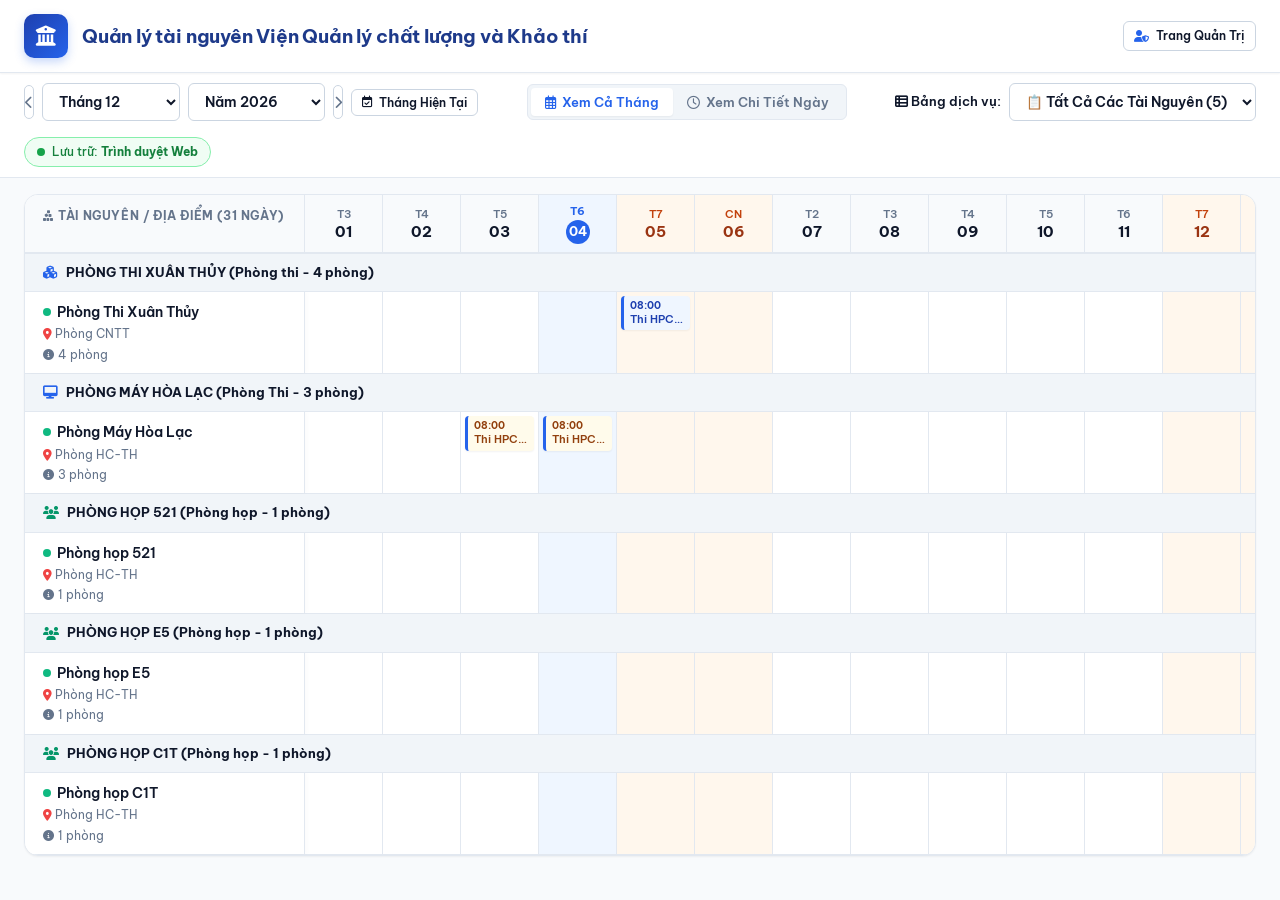
<file: index.html>
<!DOCTYPE html>
<html lang="vi">
<head>
    <meta charset="UTF-8">
    <meta name="viewport" content="width=device-width, initial-scale=1.0">
    <title>Quản lý tài nguyên Viện Quản lý chất lượng và Khảo thí</title>

    <!-- Google Fonts: Be Vietnam Pro -->
    <link rel="preconnect" href="https://fonts.googleapis.com">
    <link rel="preconnect" href="https://fonts.gstatic.com" crossorigin>
    <link href="https://fonts.googleapis.com/css2?family=Be+Vietnam+Pro:ital,wght@0,300;0,400;0,500;0,600;0,700;0,800;1,400&display=swap" rel="stylesheet">

    <!-- Font Awesome Icons 6.5 -->
    <link rel="stylesheet" href="https://cdnjs.cloudflare.com/ajax/libs/font-awesome/6.5.2/css/all.min.css">

    <!-- Custom Stylesheet -->
    <link rel="stylesheet" href="style.css">
</head>
<body>

    <!-- ================= APP HEADER ================= -->
    <header class="app-header">
        <div class="header-container" style="justify-content: space-between;">
            <div class="brand-section">
                <div class="logo-badge">
                    <i class="fa-solid fa-building-columns"></i>
                </div>
                <div>
                    <h1 class="brand-title">Quản lý tài nguyên Viện Quản lý chất lượng và Khảo thí</h1>
                </div>
            </div>
            <div class="header-actions" style="display: flex; align-items: center; gap: 10px;">
                <a href="admin.html" class="btn btn-secondary btn-sm" style="display: inline-flex; align-items: center; gap: 7px; font-weight: 600;">
                    <i class="fa-solid fa-user-shield" style="color: #2563eb;"></i> Trang Quản Trị
                </a>
            </div>
        </div>
    </header>

    <!-- ================= SUB-TOOLBAR ================= -->
    <section class="sub-toolbar">
        <div class="toolbar-container">
            <!-- 1. Bộ điều hướng Lịch 12 Tháng & Ngày -->
            <div class="date-navigator">
                <button class="btn-nav" onclick="navigateMonth(-1)" title="Tháng trước">
                    <i class="fa-solid fa-chevron-left"></i>
                </button>
                
                <!-- Chọn 12 Tháng -->
                <select id="monthSelector" class="form-control select-compact" onchange="onMonthChange(this.value)">
                    <option value="0">Tháng 1</option>
                    <option value="1">Tháng 2</option>
                    <option value="2">Tháng 3</option>
                    <option value="3">Tháng 4</option>
                    <option value="4">Tháng 5</option>
                    <option value="5">Tháng 6</option>
                    <option value="6">Tháng 7</option>
                    <option value="7">Tháng 8</option>
                    <option value="8">Tháng 9</option>
                    <option value="9">Tháng 10</option>
                    <option value="10">Tháng 11</option>
                    <option value="11">Tháng 12</option>
                </select>

                <!-- Chọn Năm -->
                <select id="yearSelector" class="form-control select-compact" onchange="onYearChange(this.value)">
                    <option value="2025">Năm 2025</option>
                    <option value="2026">Năm 2026</option>
                    <option value="2027">Năm 2027</option>
                    <option value="2028">Năm 2028</option>
                </select>

                <button class="btn-nav" onclick="navigateMonth(1)" title="Tháng tiếp theo">
                    <i class="fa-solid fa-chevron-right"></i>
                </button>

                <button class="btn btn-secondary btn-sm" onclick="goToCurrentMonth()">
                    <i class="fa-regular fa-calendar-check"></i> Tháng Hiện Tại
                </button>
            </div>

            <!-- 2. Chọn Chế Độ Xem (Cả Tháng vs Chi Tiết Ngày) -->
            <div class="view-mode-toggle">
                <button id="btnViewMonth" class="view-btn active" onclick="switchViewMode('MONTH')">
                    <i class="fa-regular fa-calendar-days"></i> Xem Cả Tháng
                </button>
                <button id="btnViewDay" class="view-btn" onclick="switchViewMode('DAY')">
                    <i class="fa-regular fa-clock"></i> Xem Chi Tiết Ngày
                </button>
            </div>

            <!-- 3. Chọn Hiển Thị Theo Bảng Dịch Vụ -->
            <div class="service-table-selector">
                <label for="serviceTableSelect" class="selector-label">
                    <i class="fa-solid fa-table-list"></i> Bảng dịch vụ:
                </label>
                <select id="serviceTableSelect" class="form-control select-service" onchange="onServiceTableChange(this.value)">
                    <option value="ALL">📋 Tất Cả Các Dịch Vụ</option>
                    <!-- Render tự động các bảng dịch vụ -->
                </select>
            </div>

            <!-- 4. Huy hiệu trạng thái Tự động cập nhật -->
            <div class="auto-save-pill" id="autoSavePill" title="Dữ liệu hiển thị tự động cập nhật thời gian thực từ trang quản trị">
                <span class="pulse-dot"></span>
                <span>Dữ liệu: <b>Thời gian thực</b></span>
            </div>
        </div>
    </section>

    <!-- ================= MAIN CONTENT ================= -->
    <main class="main-container">
        <!-- Banner thông tin bảng dịch vụ đang chọn -->
        <div id="activeServiceInfoBanner" class="service-banner" style="display: none;">
            <!-- Render từ JS -->
        </div>

        <!-- Timeline / Calendar Scheduler Container -->
        <div class="scheduler-card">
            <div class="scheduler-wrapper" id="schedulerWrapper">
                <div class="timeline-table" id="timelineTable">
                    <!-- Hàng Tiêu Đề Cột (Ngày trong tháng hoặc Giờ trong ngày) -->
                    <div class="timeline-header-row" id="timelineHeaderRow">
                        <div class="resource-header-cell" id="resourceHeaderTitle">
                            <i class="fa-solid fa-cubes-stacked"></i> TÀI NGUYÊN / ĐỊA ĐIỂM
                        </div>
                        <div class="columns-track" id="columnsTrack">
                            <!-- Render tự động 30/31 ngày trong tháng hoặc các giờ -->
                        </div>
                    </div>

                    <!-- Thân Lịch Đa Tài Nguyên / Theo Bảng Dịch Vụ -->
                    <div id="timelineBody">
                        <!-- Render các bảng dịch vụ và tài nguyên từ app.js -->
                    </div>
                </div>
            </div>
        </div>
    </main>

    <!-- ================= MODAL: CHI TIẾT LỊCH ================= -->
    <div class="modal-backdrop" id="bookingDetailModal">
        <div class="modal-card">
            <div class="modal-header">
                <div class="modal-title">
                    <i class="fa-solid fa-circle-info" style="color: #2563eb;"></i> Thông Tin Lịch Sử Dụng
                </div>
                <button class="btn-close" onclick="closeModal('bookingDetailModal')">&times;</button>
            </div>
            <div class="modal-body" id="bookingDetailContent"></div>
            <div class="modal-footer" id="detailModalActions"></div>
        </div>
    </div>

    <!-- Container Toast thông báo -->
    <div class="toast-container" id="toastContainer"></div>

    <!-- Scripts -->
    <script src="sheet_data.js"></script>
    <script src="data.js"></script>
    <script src="app.js"></script>
</body>
</html>
</file>
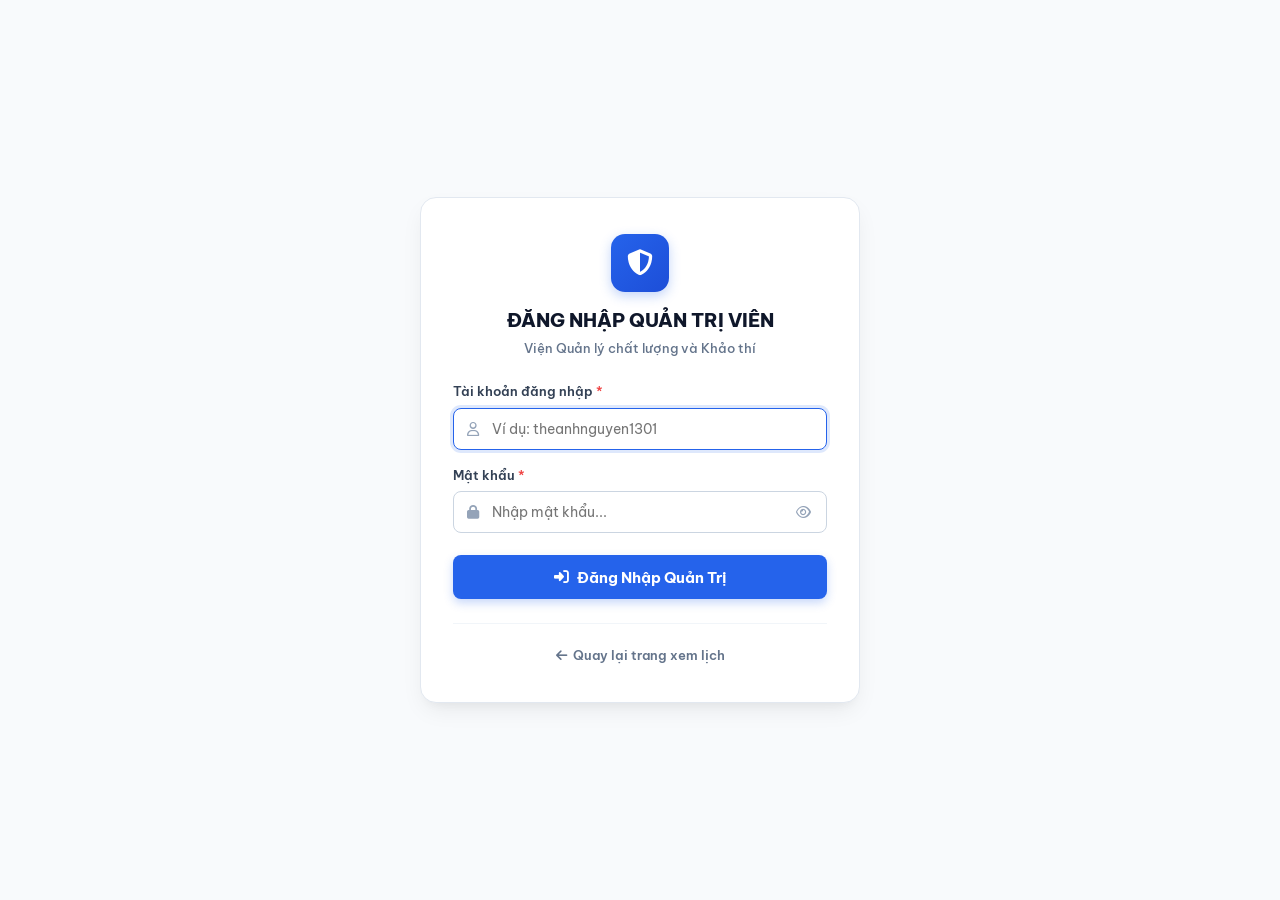
<file: admin.html>
<!DOCTYPE html>
<html lang="vi">
<head>
    <meta charset="UTF-8">
    <meta name="viewport" content="width=device-width, initial-scale=1.0">
    <title>Quản trị tài nguyên Viện Quản lý chất lượng và Khảo thí</title>

    <!-- Google Fonts: Be Vietnam Pro -->
    <link rel="preconnect" href="https://fonts.googleapis.com">
    <link rel="preconnect" href="https://fonts.gstatic.com" crossorigin>
    <link href="https://fonts.googleapis.com/css2?family=Be+Vietnam+Pro:ital,wght@0,300;0,400;0,500;0,600;0,700;0,800;1,400&display=swap" rel="stylesheet">

    <!-- Font Awesome Icons 6.5 -->
    <link rel="stylesheet" href="https://cdnjs.cloudflare.com/ajax/libs/font-awesome/6.5.2/css/all.min.css">

    <!-- Stylesheets -->
    <link rel="stylesheet" href="style.css">
    <style>
        .admin-nav-tabs {
            display: flex;
            gap: 12px;
            border-bottom: 2px solid var(--border);
            margin-bottom: 24px;
            flex-wrap: wrap;
        }
        .admin-tab-btn {
            padding: 12px 18px;
            font-size: 13.5px;
            font-weight: 600;
            color: var(--text-muted);
            border: none;
            background: transparent;
            cursor: pointer;
            border-bottom: 2px solid transparent;
            margin-bottom: -2px;
            display: flex;
            align-items: center;
            gap: 8px;
            transition: all 0.15s ease;
            font-family: inherit;
        }
        .admin-tab-btn:hover {
            color: var(--primary);
        }
        .admin-tab-btn.active {
            color: var(--primary);
            border-bottom-color: var(--primary);
            font-weight: 700;
        }
        .admin-table {
            width: 100%;
            border-collapse: collapse;
            background: white;
            border-radius: var(--radius-md);
            overflow: hidden;
            box-shadow: var(--shadow-sm);
            border: 1px solid var(--border);
        }
        .admin-table th {
            background: #f8fafc;
            padding: 12px 16px;
            font-size: 12px;
            font-weight: 700;
            text-transform: uppercase;
            color: var(--text-muted);
            text-align: left;
            border-bottom: 1px solid var(--border);
        }
        .admin-table td {
            padding: 12px 16px;
            font-size: 13.5px;
            border-bottom: 1px solid var(--border);
            vertical-align: middle;
        }
        .admin-table tr:hover {
            background: #fafafa;
        }
        .sheet-card {
            background: #ffffff;
            border: 1px solid var(--border);
            border-radius: var(--radius-md);
            padding: 18px;
            display: flex;
            align-items: center;
            justify-content: space-between;
            box-shadow: var(--shadow-sm);
        }
        .sheet-grid {
            display: grid;
            grid-template-columns: repeat(auto-fit, minmax(280px, 1fr));
            gap: 16px;
            margin-bottom: 24px;
        }
        .btn-icon {
            width: 32px;
            height: 32px;
            padding: 0;
            display: inline-flex;
            align-items: center;
            justify-content: center;
            border-radius: 6px;
            font-size: 13px;
            cursor: pointer;
        }
    </style>
</head>
<body>

    <!-- ================= ADMIN LOGIN CONTAINER ================= -->
    <div id="adminLoginSection" style="min-height: 100vh; display: flex; align-items: center; justify-content: center; background: #f8fafc; padding: 24px;">
        <div style="background: #ffffff; border: 1px solid #e2e8f0; border-radius: 16px; box-shadow: 0 10px 25px -5px rgba(0, 0, 0, 0.08), 0 8px 10px -6px rgba(0, 0, 0, 0.04); width: 100%; max-width: 440px; padding: 36px 32px;">
            <div style="text-align: center; margin-bottom: 24px;">
                <div style="width: 58px; height: 58px; background: linear-gradient(135deg, #2563eb, #1d4ed8); border-radius: 14px; display: inline-flex; align-items: center; justify-content: center; color: #fff; font-size: 26px; margin-bottom: 14px; box-shadow: 0 4px 12px rgba(37, 99, 235, 0.28);">
                    <i class="fa-solid fa-shield-halved"></i>
                </div>
                <h1 style="font-size: 19px; font-weight: 800; color: #0f172a; margin-bottom: 4px;">ĐĂNG NHẬP QUẢN TRỊ VIÊN</h1>
                <p style="font-size: 13px; color: #64748b; font-weight: 500;">Viện Quản lý chất lượng và Khảo thí</p>
            </div>

            <!-- Thông báo lỗi đăng nhập -->
            <div id="loginErrorMessage" style="display: none; background: #fef2f2; border: 1px solid #fecaca; color: #b91c1c; border-radius: 8px; padding: 10px 14px; font-size: 13px; font-weight: 600; margin-bottom: 18px; align-items: center; gap: 8px;">
                <i class="fa-solid fa-triangle-exclamation"></i>
                <span id="loginErrorText"></span>
            </div>

            <!-- Form đăng nhập -->
            <form id="adminLoginForm" onsubmit="handleAdminLogin(event)">
                <div class="form-group" style="margin-bottom: 16px;">
                    <label class="form-label" style="font-weight: 600; font-size: 13px; color: #334155; margin-bottom: 6px;">Tài khoản đăng nhập <span style="color: #ef4444;">*</span></label>
                    <div style="position: relative;">
                        <i class="fa-regular fa-user" style="position: absolute; left: 14px; top: 50%; transform: translateY(-50%); color: #94a3b8; font-size: 14px;"></i>
                        <input type="text" id="loginEmail" class="form-control" placeholder="Ví dụ: theanhnguyen1301" style="padding-left: 38px; height: 42px; border-radius: 8px;" required autofocus>
                    </div>
                </div>

                <div class="form-group" style="margin-bottom: 22px;">
                    <label class="form-label" style="font-weight: 600; font-size: 13px; color: #334155; margin-bottom: 6px;">Mật khẩu <span style="color: #ef4444;">*</span></label>
                    <div style="position: relative;">
                        <i class="fa-solid fa-lock" style="position: absolute; left: 14px; top: 50%; transform: translateY(-50%); color: #94a3b8; font-size: 14px;"></i>
                        <input type="password" id="loginPassword" class="form-control" placeholder="Nhập mật khẩu..." style="padding-left: 38px; padding-right: 40px; height: 42px; border-radius: 8px;" required>
                        <button type="button" onclick="togglePasswordVisibility('loginPassword', 'eyeIconLogin')" style="position: absolute; right: 12px; top: 50%; transform: translateY(-50%); background: none; border: none; color: #94a3b8; cursor: pointer; padding: 4px;">
                            <i id="eyeIconLogin" class="fa-regular fa-eye"></i>
                        </button>
                    </div>
                </div>

                <button type="submit" class="btn btn-primary" style="width: 100%; height: 44px; font-size: 14.5px; font-weight: 700; border-radius: 8px; display: flex; align-items: center; justify-content: center; gap: 8px; box-shadow: 0 4px 10px rgba(37, 99, 235, 0.25);">
                    <i class="fa-solid fa-right-to-bracket"></i> Đăng Nhập Quản Trị
                </button>
            </form>

            <div style="margin-top: 24px; text-align: center; border-top: 1px solid #f1f5f9; padding-top: 18px;">
                <a href="index.html" style="font-size: 13px; color: #64748b; text-decoration: none; font-weight: 600; display: inline-flex; align-items: center; gap: 6px;">
                    <i class="fa-solid fa-arrow-left"></i> Quay lại trang xem lịch
                </a>
            </div>
        </div>
    </div>

    <!-- ================= ADMIN MAIN PORTAL ================= -->
    <div id="adminPortal" style="display: none;">
        <!-- Header -->
        <header class="app-header">
            <div class="header-container" style="justify-content: space-between; flex-wrap: wrap; gap: 12px;">
                <div class="brand-section">
                    <a href="index.html" class="btn btn-secondary" style="padding: 6px 12px;" onclick="DataService.logout()">
                        <i class="fa-solid fa-arrow-left"></i> Về Xem Lịch
                    </a>
                    <div>
                        <h1 class="brand-title" style="font-size: 16px;">QUẢN TRỊ TÀI NGUYÊN - VIỆN QUẢN LÝ CHẤT LƯỢNG VÀ KHẢO THÍ</h1>
                    </div>
                </div>
                <div class="header-actions" style="display:flex; align-items:center; gap:10px; flex-wrap: wrap;">
                    <!-- Huy hiệu trạng thái Tự động lưu tức thì -->
                    <div class="auto-save-pill" id="autoSavePill" title="Mọi thao tác quản trị đều được máy chủ tự động ghi tức thì vào tệp sheet_data.js">
                        <span class="pulse-dot"></span>
                        <span>Tự động lưu: <b>sheet_data.js</b></span>
                    </div>

                    <!-- Thông tin Admin đang đăng nhập -->
                    <div style="display: flex; align-items: center; gap: 8px; background: #f1f5f9; border: 1px solid #cbd5e1; padding: 4px 12px; border-radius: 20px; font-size: 12.5px;">
                        <i class="fa-solid fa-circle-user" style="color: #2563eb; font-size: 15px;"></i>
                        <span id="currentAdminName" style="font-weight: 700; color: #1e293b;">-</span>
                        <span id="currentAdminRoleBadge" style="background: #2563eb; color: #fff; font-size: 10px; font-weight: 800; padding: 2px 8px; border-radius: 12px; letter-spacing: 0.5px;">ADMIN</span>
                    </div>

                    <!-- Nút Đổi Mật Khẩu -->
                    <button class="btn btn-secondary btn-sm" onclick="openChangePasswordModal()" title="Đổi mật khẩu tài khoản quản trị">
                        <i class="fa-solid fa-key" style="color: #f59e0b;"></i> Đổi Mật Khẩu
                    </button>

                    <!-- Nút Đồng Bộ Làm Mới Bảng Sheet -->
                    <button class="btn btn-secondary btn-sm" onclick="safeSyncData()" title="Làm mới lại dữ liệu từ bộ nhớ/sheet mà không làm mất dữ liệu mới">
                        <i class="fa-solid fa-arrows-rotate" style="color: #2563eb;"></i> Đồng Bộ Sheet
                    </button>

                    <!-- Nút Đăng Xuất -->
                    <button class="btn btn-secondary btn-sm" onclick="handleLogout()" title="Đăng xuất khỏi trang quản trị" style="color: #ef4444;">
                        <i class="fa-solid fa-right-from-bracket"></i> Đăng Xuất
                    </button>
                </div>
            </div>
        </header>

        <!-- Main Container -->
        <main class="main-container">
        <!-- Navigation Tabs -->
        <div class="admin-nav-tabs">
            <button class="admin-tab-btn active" id="navTabResources" onclick="switchAdminTab('tabResources')">
                <i class="fa-solid fa-calendar-check"></i> Quản lý lịch dùng
            </button>
            <button class="admin-tab-btn" id="navTabCategories" onclick="switchAdminTab('tabCategories')">
                <i class="fa-solid fa-cubes-stacked"></i> Danh mục tài nguyên
            </button>
            <button class="admin-tab-btn" id="navTabWhitelist" onclick="switchAdminTab('tabWhitelist')">
                <i class="fa-solid fa-users-gear"></i> Tài khoản
            </button>
            <button class="admin-tab-btn" id="navTabApprovals" onclick="switchAdminTab('tabApprovals')">
                <i class="fa-solid fa-clock-rotate-left"></i> Phê duyệt <span id="pendingBadge" style="background:#ef4444; color:white; font-size:10px; padding:2px 6px; border-radius:10px;">0</span>
            </button>
            <button class="admin-tab-btn" id="navTabSheets" onclick="switchAdminTab('tabSheets')">
                <i class="fa-solid fa-table" style="color: #059669;"></i> Quản Lý Bảng Sheet & Lưu Trữ
            </button>
        </div>

        <!-- ================= TAB 1: QUẢN LÝ TÀI NGUYÊN ================= -->
        <div id="tabResources" class="admin-tab-pane">
            <div style="display: flex; justify-content: flex-end; align-items: center; margin-bottom: 16px;">
                <button class="btn btn-primary" id="btnOpenAddBooking" onclick="openAddBookingModal()">
                    <i class="fa-solid fa-plus"></i> Thêm Lịch Dùng Mới
                </button>
            </div>

            <table class="admin-table">
                <thead>
                    <tr>
                        <th>Mục đích sử dụng</th>
                        <th>Tài nguyên sử dụng</th>
                        <th>Người phụ trách</th>
                        <th>Phòng ban / Đơn vị</th>
                        <th>Ngày sử dụng</th>
                        <th>Khung giờ sử dụng</th>
                        <th>Trạng thái lịch dùng</th>
                        <th>Ghi chú</th>
                        <th style="text-align: right;">Hành động</th>
                    </tr>
                </thead>
                <tbody id="bookingsTableBody"></tbody>
            </table>
        </div>

        <!-- ================= TAB 2: TÀI NGUYÊN ================= -->
        <div id="tabCategories" class="admin-tab-pane" style="display: none;">
            <div style="display: flex; justify-content: flex-end; align-items: center; margin-bottom: 16px;">
                <button class="btn btn-primary" id="btnOpenAddCategory" onclick="openAddCategoryModal()">
                    <i class="fa-solid fa-plus"></i> Thêm Tài Nguyên Mới
                </button>
            </div>
            
            <table class="admin-table">
                <thead>
                    <tr>
                        <th>Tài nguyên</th>
                        <th>Danh mục tài nguyên</th>
                        <th>Số lượng</th>
                        <th>Phòng phụ trách</th>
                        <th>Mô tả</th>
                        <th style="text-align: right;">Hành Động</th>
                    </tr>
                </thead>
                <tbody id="categoriesTableBody"></tbody>
            </table>
        </div>

        <!-- ================= TAB 3: TÀI KHOẢN ================= -->
        <div id="tabWhitelist" class="admin-tab-pane" style="display: none;">
            <div style="display: flex; justify-content: space-between; align-items: center; margin-bottom: 16px;">
                <div>
                    <h2 style="font-size: 16px; font-weight: 700;">Danh Sách Tài Khoản & Phân Quyền</h2>
                    <p style="font-size: 12.5px; color: #64748b;">Quản lý tài khoản email và mật khẩu của cán bộ được phép sử dụng hệ thống</p>
                </div>
                <button class="btn btn-primary" onclick="openAddWhitelistModal()">
                    <i class="fa-solid fa-user-plus"></i> Thêm Tài Khoản Mới
                </button>
            </div>

            <table class="admin-table">
                <thead>
                    <tr>
                        <th>Địa Chỉ Email (Tên đăng nhập)</th>
                        <th>Họ Và Tên</th>
                        <th>Phòng Ban / Đơn Vị</th>
                        <th>Vai Trò (Role)</th>
                        <th>Mật Khẩu</th>
                        <th style="text-align: right;">Hành Động</th>
                    </tr>
                </thead>
                <tbody id="whitelistTableBody"></tbody>
            </table>
        </div>

        <!-- ================= TAB 4: PHÊ DUYỆT ================= -->
        <div id="tabApprovals" class="admin-tab-pane" style="display: none;">
            <div style="margin-bottom: 16px;">
                <h2 style="font-size: 16px; font-weight: 700;">Phê Duyệt Yêu Cầu Đặt Lịch</h2>
                <p style="font-size: 12.5px; color: #64748b;">Xem và phê duyệt các yêu cầu sử dụng tài nguyên (Phòng máy, Phòng họp, Xe công vụ...)</p>
            </div>

            <table class="admin-table">
                <thead>
                    <tr>
                        <th>Nội Dung Yêu Cầu</th>
                        <th>Tài Nguyên</th>
                        <th>Thời Gian Đặt</th>
                        <th>Người Đặt</th>
                        <th>Chi Tiết Kèm Theo</th>
                        <th style="text-align: right;">Hành Động</th>
                    </tr>
                </thead>
                <tbody id="approvalsTableBody"></tbody>
            </table>
        </div>

        <!-- ================= TAB 5: QUẢN LÝ BẢNG SHEET & LƯU TRỮ (MỚI) ================= -->
        <div id="tabSheets" class="admin-tab-pane" style="display: none;">
            <div style="margin-bottom: 20px;">
                <h2 style="font-size: 16px; font-weight: 700; color: #059669;">
                    <i class="fa-solid fa-table"></i> Quản Lý Dữ Liệu Bảng Sheet & Lưu Trữ Vĩnh Viễn
                </h2>
                <p style="font-size: 12.5px; color: #64748b;">
                    Mọi dữ liệu (tài khoản, dịch vụ, tài nguyên, lịch đặt) đều được lưu trữ theo cấu trúc bảng Sheet. Khi làm mới (reset/reload), dữ liệu mới của bạn <b>KHÔNG BAO GIỜ BỊ MẤT</b>.
                </p>
            </div>

            <!-- Grid 4 Bảng Sheet -->
            <div class="sheet-grid">
                <!-- Sheet 1: Tài khoản -->
                <div class="sheet-card">
                    <div>
                        <div style="font-size:14px; font-weight:700; color:#1e3a8a;">
                            <i class="fa-solid fa-users" style="color: #2563eb;"></i> Sheet 1: TaiKhoan_Whitelist
                        </div>
                        <div style="font-size:12px; color:#64748b; margin-top:4px;">
                            Số lượng: <b id="countWhitelist">0</b> tài khoản
                        </div>
                    </div>
                    <button class="btn btn-secondary btn-sm" onclick="exportSheetCsv('whitelist')">
                        <i class="fa-solid fa-file-csv" style="color:#059669;"></i> Tải CSV
                    </button>
                </div>

                <!-- Sheet 2: Dịch vụ -->
                <div class="sheet-card">
                    <div>
                        <div style="font-size:14px; font-weight:700; color:#1e3a8a;">
                            <i class="fa-solid fa-layer-group" style="color: #7c3aed;"></i> Sheet 2: DichVu_Categories
                        </div>
                        <div style="font-size:12px; color:#64748b; margin-top:4px;">
                            Số lượng: <b id="countCategories">0</b> dịch vụ
                        </div>
                    </div>
                    <button class="btn btn-secondary btn-sm" onclick="exportSheetCsv('categories')">
                        <i class="fa-solid fa-file-csv" style="color:#059669;"></i> Tải CSV
                    </button>
                </div>

                <!-- Sheet 3: Tài nguyên -->
                <div class="sheet-card">
                    <div>
                        <div style="font-size:14px; font-weight:700; color:#1e3a8a;">
                            <i class="fa-solid fa-cubes-stacked" style="color: #059669;"></i> Sheet 3: TaiNguyen_Resources
                        </div>
                        <div style="font-size:12px; color:#64748b; margin-top:4px;">
                            Số lượng: <b id="countResources">0</b> tài nguyên
                        </div>
                    </div>
                    <button class="btn btn-secondary btn-sm" onclick="exportSheetCsv('resources')">
                        <i class="fa-solid fa-file-csv" style="color:#059669;"></i> Tải CSV
                    </button>
                </div>

                <!-- Sheet 4: Lịch đặt -->
                <div class="sheet-card">
                    <div>
                        <div style="font-size:14px; font-weight:700; color:#1e3a8a;">
                            <i class="fa-regular fa-calendar-check" style="color: #d97706;"></i> Sheet 4: LichDat_Bookings
                        </div>
                        <div style="font-size:12px; color:#64748b; margin-top:4px;">
                            Số lượng: <b id="countBookings">0</b> lượt đặt
                        </div>
                    </div>
                    <button class="btn btn-secondary btn-sm" onclick="exportSheetCsv('bookings')">
                        <i class="fa-solid fa-file-csv" style="color:#059669;"></i> Tải CSV
                    </button>
                </div>
            </div>

            <!-- Tự Động Cập Nhật Tức Thì Vào File Dữ Liệu -->
            <div style="background:#f0fdf4; border:1px solid #86efac; border-radius:10px; padding:18px; margin-bottom:20px;">
                <div style="display:flex; justify-content:space-between; align-items:center; flex-wrap:wrap; gap:12px;">
                    <div>
                        <h3 style="font-size:15px; font-weight:700; color:#166534; display:flex; align-items:center; gap:8px;">
                            <i class="fa-solid fa-bolt" style="color: #eab308;"></i> Tự Động Cập Nhật Tức Thì Vào File sheet_data.js
                        </h3>
                        <p style="font-size:12.5px; color:#15803d; margin-top:4px;" id="fileAccessStatusBadge">
                            Mỗi khi bạn thêm/sửa tài khoản, dịch vụ, tài nguyên hay lịch đặt, hệ thống sẽ <b>tự động ghi thẳng tức thì vào tệp dữ liệu trên ổ đĩa</b>!
                        </p>
                    </div>
                    <div style="display:flex; gap:8px; flex-wrap:wrap;">
                        <button id="btnGrantFileAccess" class="btn btn-secondary" onclick="connectFileSystemAccess()" style="border-color:#16a34a; color:#166534;" title="Cấp quyền cho trình duyệt ghi thẳng vào sheet_data.js">
                            <i class="fa-solid fa-key"></i> Cấp Quyền Ghi Trực Tiếp sheet_data.js
                        </button>
                        <button class="btn btn-secondary" onclick="reloadFromSheetDataFile()" title="Nạp lại dữ liệu từ tệp sheet_data.js">
                            <i class="fa-solid fa-rotate"></i> Nạp Lại Từ File
                        </button>
                        <button class="btn btn-primary" style="background:#16a34a; border-color:#15803d;" onclick="DataService.downloadSharedSheetDataJs()">
                            <i class="fa-solid fa-download"></i> Tải File sheet_data.js
                        </button>
                    </div>
                </div>
            </div>

            <!-- Kết nối Đồng Bộ Google Sheets Trực Tuyến -->
            <div style="background:#ffffff; border:1px solid #bfdbfe; border-radius:10px; padding:20px; margin-bottom:20px;">
                <h3 style="font-size:15px; font-weight:700; color:#1e40af; margin-bottom:8px;">
                    <i class="fa-brands fa-google-drive"></i> Kết Nối Google Sheets Trực Tuyến (Tùy Chọn)
                </h3>
                <p style="font-size:12.5px; color:#475569; margin-bottom:14px;">
                    Nhập đường dẫn Google Apps Script Web App để đồng bộ 2 chiều trực tiếp với file Google Sheets của Viện. Mọi thay đổi sẽ được tự động lưu lên Google Sheets.
                </p>
                <div style="display:flex; gap:10px; flex-wrap:wrap;">
                    <input type="url" id="googleSheetUrlInput" class="form-control" style="flex:1; min-width:300px;" placeholder="https://script.google.com/macros/s/AKfycb.../exec">
                    <button class="btn btn-primary" onclick="saveAndSyncGoogleSheet()">
                        <i class="fa-solid fa-cloud-arrow-up"></i> Lưu & Đồng Bộ Lên Google Sheet
                    </button>
                    <button class="btn btn-secondary" onclick="pullFromGoogleSheet()">
                        <i class="fa-solid fa-cloud-arrow-down"></i> Tải Về Từ Google Sheet
                    </button>
                </div>
                <div style="font-size:11.5px; color:#64748b; margin-top:8px;">
                    <i class="fa-solid fa-circle-info"></i> Tệp mã nguồn <code>google-sheet-sync.gs</code> đã được tạo sẵn trong thư mục để bạn dán vào Google Sheets.
                </div>
            </div>

            <!-- Sao Lưu & Khôi Phục Toàn Bộ Hệ Thống -->
            <div style="background:#ffffff; border:1px solid var(--border); border-radius:10px; padding:20px;">
                <h3 style="font-size:15px; font-weight:700; color:#0f172a; margin-bottom:8px;">
                    <i class="fa-solid fa-shield-halved"></i> Sao Lưu & Bảo Vệ Toàn Bộ Dữ Liệu
                </h3>
                <p style="font-size:12.5px; color:#64748b; margin-bottom:14px;">
                    Bạn có thể tải toàn bộ dữ liệu (tài khoản, dịch vụ, tài nguyên, lịch đặt) về máy tính thành một tệp sao lưu an toàn hoặc khôi phục/gộp lại bất cứ khi nào.
                </p>
                <div style="display:flex; gap:12px; flex-wrap:wrap; align-items:center;">
                    <button class="btn btn-secondary" onclick="DataService.exportFullBackupJson()">
                        <i class="fa-solid fa-download"></i> Tải Tệp Sao Lưu Hệ Thống (.json)
                    </button>

                    <label class="btn btn-secondary" style="cursor:pointer; margin-bottom:0;">
                        <i class="fa-solid fa-upload"></i> Khôi Phục / Gộp Từ Tệp Sao Lưu
                        <input type="file" id="backupFileInput" accept=".json" style="display:none;" onchange="handleRestoreBackupFile(event)">
                    </label>

                    <button class="btn btn-secondary" style="color:#059669;" onclick="mergeDefaultDataSafe()" title="Bổ sung thêm các danh mục hoặc tài nguyên mẫu nếu bị thiếu mà không xóa dữ liệu mới">
                        <i class="fa-solid fa-plus-minus"></i> Bổ Sung Dữ Liệu Mẫu Thiếu (Không Mất Dữ Liệu Mới)
                    </button>
                </div>
            </div>
        </div>
    </main>

    <!-- ================= MODAL: THÊM LỊCH DÙNG MỚI ================= -->
    <div class="modal-backdrop" id="addBookingModal">
        <div class="modal-card" style="max-width: 580px;">
            <div class="modal-header">
                <div class="modal-title"><i class="fa-solid fa-calendar-plus" style="color: #2563eb;"></i> Thêm Lịch Dùng Mới</div>
                <button class="btn-close" onclick="closeModal('addBookingModal')">&times;</button>
            </div>
            <form id="addBookingForm" onsubmit="handleAddBooking(event)">
                <div class="modal-body">
                    <!-- Cảnh báo trùng lịch trực tiếp -->
                    <div id="addBookingOverlapWarning" style="display: none; background: #fff7ed; border: 1px solid #fdba74; border-radius: 8px; padding: 10px 14px; color: #c2410c; font-size: 13px; font-weight: 600; margin-bottom: 14px; align-items: flex-start; gap: 8px;">
                        <i class="fa-solid fa-triangle-exclamation" style="margin-top: 2px;"></i>
                        <div id="addBookingOverlapText"></div>
                    </div>

                    <div class="form-group">
                        <label class="form-label">Tài Nguyên Sử Dụng <span class="required">*</span></label>
                        <select id="bookingResourceSelect" class="form-control" required onchange="checkAddBookingOverlapLive()"></select>
                    </div>

                    <div class="form-group">
                        <label class="form-label">Tiêu Đề / Mục Đích Sử Dụng <span class="required">*</span></label>
                        <input type="text" id="bookingTitle" class="form-control" placeholder="Ví dụ: Thi kết thúc học phần / Họp giao ban / Đưa đón chuyên gia..." required>
                    </div>

                    <div class="form-group">
                        <label class="form-label">Ngày Sử Dụng <span class="required">*</span></label>
                        <input type="date" id="bookingDate" class="form-control" required onchange="checkAddBookingOverlapLive()">
                    </div>

                    <div class="form-row">
                        <div class="form-group">
                            <label class="form-label">Giờ Bắt Đầu <span class="required">*</span></label>
                            <input type="time" id="bookingStartTime" class="form-control" required onchange="checkAddBookingOverlapLive()">
                        </div>
                        <div class="form-group">
                            <label class="form-label">Giờ Kết Thúc <span class="required">*</span></label>
                            <input type="time" id="bookingEndTime" class="form-control" required onchange="checkAddBookingOverlapLive()">
                        </div>
                    </div>

                    <div class="form-row">
                        <div class="form-group">
                            <label class="form-label">Người Sử Dụng / Phụ Trách <span class="required">*</span></label>
                            <input type="text" id="bookingUserName" class="form-control" placeholder="Họ và tên..." required>
                        </div>
                        <div class="form-group">
                            <label class="form-label">Đơn Vị / Phòng Ban</label>
                            <input type="text" id="bookingUserDept" class="form-control" placeholder="Phòng CNTT, Khảo thí...">
                        </div>
                    </div>

                    <div class="form-group">
                        <label class="form-label">Trạng Thái Lịch Dùng</label>
                        <select id="bookingStatus" class="form-control">
                            <option value="APPROVED" selected>Đã Duyệt (Hiển thị ngay trên lịch công khai)</option>
                            <option value="PENDING">Chờ Duyệt (Chuyển vào Hàng đợi phê duyệt)</option>
                        </select>
                    </div>

                    <div class="form-group">
                        <div style="display: flex; justify-content: space-between; align-items: center; margin-bottom: 6px;">
                            <label class="form-label" style="margin-bottom: 0;">Ghi Chú Chi Tiết (Tùy chọn)</label>
                            <span id="addBookingNotesCount" style="font-size: 11.5px; color: #64748b;">0/1000 ký tự</span>
                        </div>
                        <textarea id="bookingNotes" class="form-control" rows="3" maxlength="1000" placeholder="Ví dụ: Số lượng người tham gia, lộ trình di chuyển, thiết bị mang theo... (Tối đa 1000 ký tự)" oninput="updateNotesCharCount(this, 'addBookingNotesCount')"></textarea>
                    </div>
                </div>
                <div class="modal-footer">
                    <button type="button" class="btn btn-secondary" onclick="closeModal('addBookingModal')">Hủy</button>
                    <button type="submit" class="btn btn-primary"><i class="fa-solid fa-check"></i> Lưu Lịch Dùng</button>
                </div>
            </form>
        </div>
    </div>

    <!-- ================= MODAL: SỬA LỊCH DÙNG ================= -->
    <div class="modal-backdrop" id="editBookingModal">
        <div class="modal-card" style="max-width: 580px;">
            <div class="modal-header">
                <div class="modal-title"><i class="fa-solid fa-pen-to-square" style="color: #2563eb;"></i> Sửa Lịch Đăng Ký Sử Dụng</div>
                <button class="btn-close" onclick="closeModal('editBookingModal')">&times;</button>
            </div>
            <form id="editBookingForm" onsubmit="handleEditBooking(event)">
                <input type="hidden" id="editBookingId">
                <div class="modal-body">
                    <!-- Cảnh báo trùng lịch trực tiếp khi sửa -->
                    <div id="editBookingOverlapWarning" style="display: none; background: #fff7ed; border: 1px solid #fdba74; border-radius: 8px; padding: 10px 14px; color: #c2410c; font-size: 13px; font-weight: 600; margin-bottom: 14px; align-items: flex-start; gap: 8px;">
                        <i class="fa-solid fa-triangle-exclamation" style="margin-top: 2px;"></i>
                        <div id="editBookingOverlapText"></div>
                    </div>

                    <div class="form-group">
                        <label class="form-label">Tài Nguyên Sử Dụng <span class="required">*</span></label>
                        <select id="editBookingResourceSelect" class="form-control" required onchange="checkEditBookingOverlapLive()"></select>
                    </div>

                    <div class="form-group">
                        <label class="form-label">Tiêu Đề / Mục Đích Sử Dụng <span class="required">*</span></label>
                        <input type="text" id="editBookingTitle" class="form-control" placeholder="Ví dụ: Thi kết thúc học phần / Họp giao ban / Đưa đón chuyên gia..." required>
                    </div>

                    <div class="form-group">
                        <label class="form-label">Ngày Sử Dụng <span class="required">*</span></label>
                        <input type="date" id="editBookingDate" class="form-control" required onchange="checkEditBookingOverlapLive()">
                    </div>

                    <div class="form-row">
                        <div class="form-group">
                            <label class="form-label">Giờ Bắt Đầu <span class="required">*</span></label>
                            <input type="time" id="editBookingStartTime" class="form-control" required onchange="checkEditBookingOverlapLive()">
                        </div>
                        <div class="form-group">
                            <label class="form-label">Giờ Kết Thúc <span class="required">*</span></label>
                            <input type="time" id="editBookingEndTime" class="form-control" required onchange="checkEditBookingOverlapLive()">
                        </div>
                    </div>

                    <div class="form-row">
                        <div class="form-group">
                            <label class="form-label">Người Sử Dụng / Phụ Trách <span class="required">*</span></label>
                            <input type="text" id="editBookingUserName" class="form-control" placeholder="Họ và tên..." required>
                        </div>
                        <div class="form-group">
                            <label class="form-label">Đơn Vị / Phòng Ban</label>
                            <input type="text" id="editBookingUserDept" class="form-control" placeholder="Phòng CNTT, Khảo thí...">
                        </div>
                    </div>

                    <div class="form-group">
                        <label class="form-label">Trạng Thái Lịch Dùng</label>
                        <select id="editBookingStatus" class="form-control">
                            <option value="APPROVED">Đã Duyệt (Hiển thị ngay trên lịch công khai)</option>
                            <option value="PENDING">Chờ Duyệt (Chuyển vào Hàng đợi phê duyệt)</option>
                            <option value="REJECTED">Từ Chối</option>
                            <option value="CANCELLED">Đã Hủy</option>
                        </select>
                    </div>

                    <div class="form-group">
                        <div style="display: flex; justify-content: space-between; align-items: center; margin-bottom: 6px;">
                            <label class="form-label" style="margin-bottom: 0;">Ghi Chú Chi Tiết (Tùy chọn)</label>
                            <span id="editBookingNotesCount" style="font-size: 11.5px; color: #64748b;">0/1000 ký tự</span>
                        </div>
                        <textarea id="editBookingNotes" class="form-control" rows="3" maxlength="1000" placeholder="Ví dụ: Số lượng người tham gia, thiết bị mang theo... (Tối đa 1000 ký tự)" oninput="updateNotesCharCount(this, 'editBookingNotesCount')"></textarea>
                    </div>
                </div>
                <div class="modal-footer">
                    <button type="button" class="btn btn-secondary" onclick="closeModal('editBookingModal')">Hủy</button>
                    <button type="submit" class="btn btn-primary"><i class="fa-solid fa-check"></i> Cập Nhật Lịch Dùng</button>
                </div>
            </form>
        </div>
    </div>

    <!-- ================= MODAL: THÊM TÀI NGUYÊN MỚI ================= -->
    <div class="modal-backdrop" id="addResourceModal">
        <div class="modal-card">
            <div class="modal-header">
                <div class="modal-title"><i class="fa-solid fa-plus"></i> Thêm Tài Nguyên Mới</div>
                <button class="btn-close" onclick="closeModal('addResourceModal')">&times;</button>
            </div>
            <form id="addResourceForm" onsubmit="handleAddResource(event)">
                <div class="modal-body">
                    <div class="form-group">
                        <label class="form-label">Thuộc Nhóm Dịch Vụ <span class="required">*</span></label>
                        <select id="newResCategory" class="form-control" required></select>
                    </div>
                    <div class="form-group">
                        <label class="form-label">Tên Tài Nguyên <span class="required">*</span></label>
                        <input type="text" id="newResName" class="form-control" placeholder="VD: Phòng máy Chi nhánh 3 / Xe Fortuner 7 chỗ..." required>
                    </div>
                    <div class="form-group">
                        <label class="form-label">Địa Điểm / Cơ Sở <span class="required">*</span></label>
                        <input type="text" id="newResLocation" class="form-control" placeholder="VD: Cơ sở 3 - Cầu Giấy / Tầng 2 Tòa B..." required>
                    </div>
                    <div class="form-group">
                        <label class="form-label">Sức Chứa / Đặc Điểm</label>
                        <input type="text" id="newResCapacity" class="form-control" placeholder="VD: 40 máy tính, 16 chỗ ngồi, xe 7 chỗ...">
                    </div>
                    <div class="form-group">
                        <label class="form-label">Google Calendar ID (Tùy chọn)</label>
                        <input type="text" id="newResCalendarId" class="form-control" placeholder="VD: phongmay3@company.org">
                    </div>
                </div>
                <div class="modal-footer">
                    <button type="button" class="btn btn-secondary" onclick="closeModal('addResourceModal')">Hủy</button>
                    <button type="submit" class="btn btn-primary">Lưu Vào Bảng Sheet</button>
                </div>
            </form>
        </div>
    </div>

    <!-- ================= MODAL: CHỈNH SỬA TÀI NGUYÊN (TAB QUẢN LÝ TÀI NGUYÊN) ================= -->
    <div class="modal-backdrop" id="editResourceModal">
        <div class="modal-card">
            <div class="modal-header">
                <div class="modal-title"><i class="fa-solid fa-pen-to-square" style="color: #2563eb;"></i> Chỉnh Sửa Tài Nguyên</div>
                <button class="btn-close" onclick="closeModal('editResourceModal')">&times;</button>
            </div>
            <form id="editResourceForm" onsubmit="handleEditResource(event)">
                <input type="hidden" id="editResId">
                <div class="modal-body">
                    <div class="form-group">
                        <label class="form-label">Thuộc Nhóm Dịch Vụ <span class="required">*</span></label>
                        <select id="editResCategory" class="form-control" required></select>
                    </div>
                    <div class="form-group">
                        <label class="form-label">Tên Tài Nguyên <span class="required">*</span></label>
                        <input type="text" id="editResName" class="form-control" placeholder="VD: Phòng máy Chi nhánh 3 / Xe Fortuner 7 chỗ..." required>
                    </div>
                    <div class="form-group">
                        <label class="form-label">Địa Điểm / Cơ Sở <span class="required">*</span></label>
                        <input type="text" id="editResLocation" class="form-control" placeholder="VD: Cơ sở 3 - Cầu Giấy / Tầng 2 Tòa B..." required>
                    </div>
                    <div class="form-group">
                        <label class="form-label">Sức Chứa / Đặc Điểm</label>
                        <input type="text" id="editResCapacity" class="form-control" placeholder="VD: 40 máy tính, 16 chỗ ngồi, xe 7 chỗ...">
                    </div>
                    <div class="form-group">
                        <label class="form-label">Google Calendar ID (Tùy chọn)</label>
                        <input type="text" id="editResCalendarId" class="form-control" placeholder="VD: phongmay3@company.org">
                    </div>
                </div>
                <div class="modal-footer">
                    <button type="button" class="btn btn-secondary" onclick="closeModal('editResourceModal')">Hủy</button>
                    <button type="submit" class="btn btn-primary"><i class="fa-solid fa-check"></i> Cập Nhật Tài Nguyên</button>
                </div>
            </form>
        </div>
    </div>

    <!-- ================= MODAL: THÊM TÀI NGUYÊN MỚI ================= -->
    <div class="modal-backdrop" id="addCategoryModal">
        <div class="modal-card" style="max-width: 540px;">
            <div class="modal-header">
                <div class="modal-title"><i class="fa-solid fa-layer-group" style="color: #2563eb;"></i> Thêm Tài Nguyên Mới</div>
                <button class="btn-close" onclick="closeModal('addCategoryModal')">&times;</button>
            </div>
            <form id="addCategoryForm" onsubmit="handleAddCategory(event)">
                <div class="modal-body">
                    <!-- 1. Tên tài nguyên -->
                    <div class="form-group">
                        <label class="form-label">Tài nguyên <span class="required">*</span></label>
                        <input type="text" id="newCatName" class="form-control" placeholder="Ví dụ: Phòng máy, Phòng họp, Xe công vụ..." required>
                    </div>

                    <!-- 2. Danh mục tài nguyên -->
                    <div class="form-group">
                        <label class="form-label">Danh mục tài nguyên <span class="required">*</span></label>
                        <input type="text" id="newCatCatalogType" list="catalogSuggestions" class="form-control" placeholder="Ví dụ: Cơ sở vật chất / Phòng chức năng / Phương tiện di chuyển..." required>
                        <datalist id="catalogSuggestions">
                            <option value="Cơ sở vật chất">
                            <option value="Phòng chức năng">
                            <option value="Phương tiện di chuyển">
                            <option value="Thiết bị CNTT & Khảo thí">
                            <option value="Hội trường & Sự kiện">
                            <option value="Phòng nghỉ / Lưu trú">
                        </datalist>
                    </div>

                    <!-- 3. Số lượng & 4. Phòng phụ trách -->
                    <div class="form-row">
                        <div class="form-group">
                            <label class="form-label">Số lượng <span class="required">*</span></label>
                            <input type="text" id="newCatQuantity" class="form-control" placeholder="Ví dụ: 4 phòng, 1 phòng, 2 xe..." required>
                        </div>
                        <div class="form-group">
                            <label class="form-label">Phòng phụ trách <span class="required">*</span></label>
                            <input type="text" id="newCatDept" class="form-control" placeholder="Ví dụ: Phòng CNTT, Phòng Hành chính..." required>
                        </div>
                    </div>

                    <!-- 5. Mô tả (Giới hạn 1000 ký tự) -->
                    <div class="form-group">
                        <div style="display: flex; justify-content: space-between; align-items: center; margin-bottom: 6px;">
                            <label class="form-label" style="margin-bottom: 0;">Mô tả</label>
                            <span id="descCharCount" style="font-size: 11.5px; color: #64748b;">0/1000 ký tự</span>
                        </div>
                        <textarea id="newCatDesc" class="form-control" rows="3" maxlength="1000" placeholder="Nhập thông tin mô tả chi tiết (tối đa 1000 ký tự)..." oninput="updateDescCharCount(this)"></textarea>
                    </div>
                </div>
                <div class="modal-footer">
                    <button type="button" class="btn btn-secondary" onclick="closeModal('addCategoryModal')">Hủy</button>
                    <button type="submit" class="btn btn-primary"><i class="fa-solid fa-check"></i> Lưu Tài Nguyên</button>
                </div>
            </form>
        </div>
    </div>

    <!-- ================= MODAL: CHỈNH SỬA TÀI NGUYÊN (TAB TÀI NGUYÊN) ================= -->
    <div class="modal-backdrop" id="editCategoryModal">
        <div class="modal-card" style="max-width: 540px;">
            <div class="modal-header">
                <div class="modal-title"><i class="fa-solid fa-pen-to-square" style="color: #2563eb;"></i> Chỉnh Sửa Thông Tin Tài Nguyên</div>
                <button class="btn-close" onclick="closeModal('editCategoryModal')">&times;</button>
            </div>
            <form id="editCategoryForm" onsubmit="handleEditCategory(event)">
                <input type="hidden" id="editCatId">
                <div class="modal-body">
                    <!-- 1. Tên tài nguyên -->
                    <div class="form-group">
                        <label class="form-label">Tài nguyên <span class="required">*</span></label>
                        <input type="text" id="editCatName" class="form-control" placeholder="Ví dụ: Phòng máy, Phòng họp, Xe công vụ..." required>
                    </div>

                    <!-- 2. Danh mục tài nguyên -->
                    <div class="form-group">
                        <label class="form-label">Danh mục tài nguyên <span class="required">*</span></label>
                        <input type="text" id="editCatCatalogType" list="catalogSuggestions" class="form-control" placeholder="Ví dụ: Cơ sở vật chất / Phòng chức năng / Phương tiện di chuyển..." required>
                    </div>

                    <!-- 3. Số lượng & 4. Phòng phụ trách -->
                    <div class="form-row">
                        <div class="form-group">
                            <label class="form-label">Số lượng <span class="required">*</span></label>
                            <input type="text" id="editCatQuantity" class="form-control" placeholder="Ví dụ: 4 phòng, 1 phòng, 2 xe..." required>
                        </div>
                        <div class="form-group">
                            <label class="form-label">Phòng phụ trách <span class="required">*</span></label>
                            <input type="text" id="editCatDept" class="form-control" placeholder="Ví dụ: Phòng CNTT, Phòng Hành chính..." required>
                        </div>
                    </div>

                    <!-- 5. Mô tả (Giới hạn 1000 ký tự) -->
                    <div class="form-group">
                        <div style="display: flex; justify-content: space-between; align-items: center; margin-bottom: 6px;">
                            <label class="form-label" style="margin-bottom: 0;">Mô tả</label>
                            <span id="editDescCharCount" style="font-size: 11.5px; color: #64748b;">0/1000 ký tự</span>
                        </div>
                        <textarea id="editCatDesc" class="form-control" rows="3" maxlength="1000" placeholder="Nhập thông tin mô tả chi tiết (tối đa 1000 ký tự)..." oninput="updateEditDescCharCount(this)"></textarea>
                    </div>
                </div>
                <div class="modal-footer">
                    <button type="button" class="btn btn-secondary" onclick="closeModal('editCategoryModal')">Hủy</button>
                    <button type="submit" class="btn btn-primary"><i class="fa-solid fa-check"></i> Cập Nhật Tài Nguyên</button>
                </div>
            </form>
        </div>
    </div>

    <!-- ================= MODAL: THÊM EMAIL WHITELIST ================= -->
    <div class="modal-backdrop" id="addWhitelistModal">
        <div class="modal-card" style="max-width: 500px;">
            <div class="modal-header">
                <div class="modal-title"><i class="fa-solid fa-user-plus"></i> Thêm Email Vào Whitelist</div>
                <button class="btn-close" onclick="closeModal('addWhitelistModal')">&times;</button>
            </div>
            <form id="addWhitelistForm" onsubmit="handleAddWhitelist(event)">
                <div class="modal-body">
                    <div class="form-group">
                        <label class="form-label">Địa Chỉ Email <span class="required">*</span></label>
                        <input type="email" id="newWhEmail" class="form-control" placeholder="nhanvien@company.vn" required>
                    </div>
                    <div class="form-group">
                        <label class="form-label">Họ Và Tên <span class="required">*</span></label>
                        <input type="text" id="newWhName" class="form-control" placeholder="Nguyễn Văn X" required>
                    </div>
                    <div class="form-group">
                        <label class="form-label">Phòng Ban / Bộ Phận</label>
                        <input type="text" id="newWhDept" class="form-control" placeholder="Trung tâm Khảo thí / Phòng IT...">
                    </div>
                    <div class="form-group">
                        <label class="form-label">Vai Trò (Phân Quyền) <span class="required">*</span></label>
                        <select id="newWhRole" class="form-control" required>
                            <option value="VIEWER">VIEWER (Người xem - Chỉ được xem lịch)</option>
                            <option value="EDITOR" selected>EDITOR (Người sửa - Đặt và sửa lịch của mình)</option>
                            <option value="ADMIN">ADMIN (Quản trị viên - Toàn quyền hệ thống)</option>
                        </select>
                    </div>
                    <div class="form-group">
                        <label class="form-label">Mật Khẩu Đăng Nhập</label>
                        <input type="text" id="newWhPassword" class="form-control" value="123456" placeholder="Mặc định: 123456">
                        <span style="font-size: 11.5px; color: #64748b;">Mặc định là <b>123456</b>, cán bộ có thể đổi sau khi đăng nhập.</span>
                    </div>
                </div>
                <div class="modal-footer">
                    <button type="button" class="btn btn-secondary" onclick="closeModal('addWhitelistModal')">Hủy</button>
                    <button type="submit" class="btn btn-primary">Lưu Vào Bảng Sheet</button>
                </div>
            </form>
        </div>
    </div>

    <!-- ================= MODAL: ĐỔI MẬT KHẨU CÁ NHÂN ================= -->
    <div class="modal-backdrop" id="changePasswordModal">
        <div class="modal-card" style="max-width: 440px;">
            <div class="modal-header">
                <div class="modal-title"><i class="fa-solid fa-key" style="color: #f59e0b;"></i> Đổi Mật Khẩu Tài Khoản</div>
                <button class="btn-close" onclick="closeModal('changePasswordModal')">&times;</button>
            </div>
            <form id="changePasswordForm" onsubmit="handleChangePassword(event)">
                <div class="modal-body">
                    <div class="form-group">
                        <label class="form-label">Tài Khoản Đang Đăng Nhập</label>
                        <input type="text" id="cpEmail" class="form-control" readonly style="background: #f1f5f9; color: #64748b; font-weight: 600;">
                    </div>
                    <div class="form-group">
                        <label class="form-label">Mật Khẩu Hiện Tại <span class="required">*</span></label>
                        <div style="position: relative;">
                            <input type="password" id="cpCurrentPass" class="form-control" placeholder="Nhập mật khẩu hiện tại (mặc định: 123456)" required>
                            <button type="button" onclick="togglePasswordVisibility('cpCurrentPass', 'cpEye1')" style="position: absolute; right: 10px; top: 50%; transform: translateY(-50%); background: none; border: none; color: #94a3b8; cursor: pointer;">
                                <i id="cpEye1" class="fa-regular fa-eye"></i>
                            </button>
                        </div>
                    </div>
                    <div class="form-group">
                        <label class="form-label">Mật Khẩu Mới <span class="required">*</span></label>
                        <div style="position: relative;">
                            <input type="password" id="cpNewPass" class="form-control" placeholder="Tối thiểu 4 ký tự" minlength="4" required>
                            <button type="button" onclick="togglePasswordVisibility('cpNewPass', 'cpEye2')" style="position: absolute; right: 10px; top: 50%; transform: translateY(-50%); background: none; border: none; color: #94a3b8; cursor: pointer;">
                                <i id="cpEye2" class="fa-regular fa-eye"></i>
                            </button>
                        </div>
                    </div>
                    <div class="form-group">
                        <label class="form-label">Xác Nhận Mật Khẩu Mới <span class="required">*</span></label>
                        <div style="position: relative;">
                            <input type="password" id="cpConfirmPass" class="form-control" placeholder="Nhập lại mật khẩu mới" minlength="4" required>
                            <button type="button" onclick="togglePasswordVisibility('cpConfirmPass', 'cpEye3')" style="position: absolute; right: 10px; top: 50%; transform: translateY(-50%); background: none; border: none; color: #94a3b8; cursor: pointer;">
                                <i id="cpEye3" class="fa-regular fa-eye"></i>
                            </button>
                        </div>
                    </div>
                </div>
                <div class="modal-footer">
                    <button type="button" class="btn btn-secondary" onclick="closeModal('changePasswordModal')">Hủy</button>
                    <button type="submit" class="btn btn-primary"><i class="fa-solid fa-check"></i> Lưu Mật Khẩu Mới</button>
                </div>
            </form>
        </div>
    </div>

    <!-- ================= MODAL: ADMIN ĐỔI MẬT KHẨU CHO CÁN BỘ ================= -->
    <div class="modal-backdrop" id="adminResetUserPassModal">
        <div class="modal-card" style="max-width: 440px;">
            <div class="modal-header">
                <div class="modal-title"><i class="fa-solid fa-user-lock" style="color: #2563eb;"></i> Đặt Lại Mật Khẩu Cho Cán Bộ</div>
                <button class="btn-close" onclick="closeModal('adminResetUserPassModal')">&times;</button>
            </div>
            <form id="adminResetUserPassForm" onsubmit="handleAdminResetUserPass(event)">
                <div class="modal-body">
                    <div class="form-group">
                        <label class="form-label">Email Cán Bộ</label>
                        <input type="text" id="arUserEmail" class="form-control" readonly style="background: #f1f5f9; color: #64748b; font-weight: 600;">
                    </div>
                    <div class="form-group">
                        <label class="form-label">Mật Khẩu Mới <span class="required">*</span></label>
                        <input type="text" id="arUserNewPass" class="form-control" value="123456" placeholder="Mặc định: 123456" required>
                        <span style="font-size: 11.5px; color: #64748b;">Bạn có thể nhập mật khẩu mới tùy ý hoặc giữ nguyên 123456 để đặt lại về mặc định.</span>
                    </div>
                </div>
                <div class="modal-footer">
                    <button type="button" class="btn btn-secondary" onclick="closeModal('adminResetUserPassModal')">Hủy</button>
                    <button type="submit" class="btn btn-primary"><i class="fa-solid fa-check"></i> Cập Nhật Mật Khẩu</button>
                </div>
            </form>
        </div>
    </div>

    </div> <!-- Đóng #adminPortal -->

    <div class="toast-container" id="toastContainer"></div>

    <!-- Scripts -->
    <script src="sheet_data.js"></script>
    <script src="data.js"></script>
    <script>
        let categories = [];
        let resources = [];
        let whitelist = [];
        let bookings = [];
        let currentAdminUser = null;

        function escapeHtml(str) {
            if (str === null || str === undefined) return '';
            return String(str)
                .replace(/&/g, '&amp;')
                .replace(/</g, '&lt;')
                .replace(/>/g, '&gt;')
                .replace(/"/g, '&quot;')
                .replace(/'/g, '&#39;');
        }

        document.addEventListener('DOMContentLoaded', () => {
            checkAutoSaveEnvironment();
            checkAdminAuth();

            // Tự động làm mới khi máy khác trong cơ quan cập nhật
            window.onExternalDataUpdate = () => {
                if (currentAdminUser) {
                    loadAdminData();
                    DataService.showSaveNotification('Dữ liệu đã tự động đồng bộ thời gian thực!');
                }
            };
        });

        function checkAdminAuth() {
            const authUser = DataService.getAuthUser();
            if (authUser && (authUser.role === 'ADMIN' || authUser.role === 'EDITOR' || authUser.role === 'VIEWER')) {
                currentAdminUser = authUser;
                document.getElementById('adminLoginSection').style.display = 'none';
                document.getElementById('adminPortal').style.display = 'block';
                document.getElementById('currentAdminName').textContent = authUser.fullName || authUser.email;

                const badge = document.getElementById('currentAdminRoleBadge');
                if (badge) {
                    badge.textContent = authUser.role;
                    if (authUser.role === 'ADMIN') {
                        badge.style.background = '#2563eb';
                    } else if (authUser.role === 'EDITOR') {
                        badge.style.background = '#059669';
                    } else {
                        badge.style.background = '#64748b';
                    }
                }

                applyRolePermissions(authUser);
                loadAdminData();
                const savedUrl = DataService.getGoogleSheetUrl();
                if (savedUrl) {
                    const sheetInput = document.getElementById('googleSheetUrlInput');
                    if (sheetInput) sheetInput.value = savedUrl;
                }
            } else {
                currentAdminUser = null;
                document.getElementById('adminLoginSection').style.display = 'flex';
                document.getElementById('adminPortal').style.display = 'none';
                document.getElementById('loginErrorMessage').style.display = 'none';
                setTimeout(() => {
                    const emailInput = document.getElementById('loginEmail');
                    if (emailInput) emailInput.focus();
                }, 100);
            }
        }

        function applyRolePermissions(user) {
            const role = (user.role || '').toUpperCase();
            const navTabWhitelist = document.getElementById('navTabWhitelist');
            const navTabSheets = document.getElementById('navTabSheets');
            const btnAddBooking = document.getElementById('btnOpenAddBooking');
            const btnAddResource = document.getElementById('btnOpenAddResource');
            const btnAddCategory = document.getElementById('btnOpenAddCategory');

            if (role === 'ADMIN') {
                if (navTabWhitelist) navTabWhitelist.style.display = 'inline-flex';
                if (navTabSheets) navTabSheets.style.display = 'inline-flex';
                if (btnAddBooking) btnAddBooking.style.display = 'inline-flex';
                if (btnAddResource) btnAddResource.style.display = 'inline-flex';
                if (btnAddCategory) btnAddCategory.style.display = 'inline-flex';
            } else if (role === 'EDITOR') {
                // Chỉ xem và sửa được ở 3 mục: Quản lý tài nguyên, Tài nguyên, Phê duyệt
                if (navTabWhitelist) navTabWhitelist.style.display = 'none';
                if (navTabSheets) navTabSheets.style.display = 'none';
                if (btnAddBooking) btnAddBooking.style.display = 'inline-flex';
                if (btnAddResource) btnAddResource.style.display = 'inline-flex';
                if (btnAddCategory) btnAddCategory.style.display = 'inline-flex';

                const activePane = document.querySelector('.admin-tab-pane[style*="display: block"]');
                if (activePane && (activePane.id === 'tabWhitelist' || activePane.id === 'tabSheets')) {
                    switchAdminTab('tabResources');
                }
            } else if (role === 'VIEWER') {
                // Chỉ có chức năng xem ở 3 mục: Quản lý tài nguyên, Tài nguyên, Phê duyệt
                // Không có chức năng thêm, sửa, xóa
                if (navTabWhitelist) navTabWhitelist.style.display = 'none';
                if (navTabSheets) navTabSheets.style.display = 'none';
                if (btnAddBooking) btnAddBooking.style.display = 'none';
                if (btnAddResource) btnAddResource.style.display = 'none';
                if (btnAddCategory) btnAddCategory.style.display = 'none';

                const activePane = document.querySelector('.admin-tab-pane[style*="display: block"]');
                if (activePane && (activePane.id === 'tabWhitelist' || activePane.id === 'tabSheets')) {
                    switchAdminTab('tabResources');
                }
            }
        }

        function handleAdminLogin(e) {
            e.preventDefault();
            const identifier = document.getElementById('loginEmail').value.trim();
            const password = document.getElementById('loginPassword').value.trim();
            const errBox = document.getElementById('loginErrorMessage');
            const errText = document.getElementById('loginErrorText');

            const res = DataService.login(identifier, password);
            if (!res.success) {
                errBox.style.display = 'flex';
                errText.textContent = res.message;
                return;
            }

            const role = (res.user.role || '').toUpperCase();
            if (role !== 'ADMIN' && role !== 'EDITOR' && role !== 'VIEWER') {
                DataService.logout();
                errBox.style.display = 'flex';
                errText.textContent = `Tài khoản ${res.user.email} không có vai trò hợp lệ để truy cập hệ thống!`;
                return;
            }

            errBox.style.display = 'none';
            document.getElementById('loginPassword').value = '';
            showToast(`Đăng nhập thành công! Chào mừng ${res.user.fullName} (${role}).`, 'success');
            checkAdminAuth();
        }

        function handleLogout() {
            if (confirm('Bạn có chắc chắn muốn đăng xuất khỏi trang Quản trị?')) {
                DataService.logout();
                currentAdminUser = null;
                checkAdminAuth();
                showToast('Đã đăng xuất thành công!', 'info');
            }
        }

        function togglePasswordVisibility(inputId, iconId) {
            const input = document.getElementById(inputId);
            const icon = document.getElementById(iconId);
            if (!input || !icon) return;
            if (input.type === 'password') {
                input.type = 'text';
                icon.classList.remove('fa-eye');
                icon.classList.add('fa-eye-slash');
            } else {
                input.type = 'password';
                icon.classList.remove('fa-eye-slash');
                icon.classList.add('fa-eye');
            }
        }

        function openChangePasswordModal() {
            if (!currentAdminUser) return;
            document.getElementById('cpEmail').value = currentAdminUser.email;
            document.getElementById('cpCurrentPass').value = '';
            document.getElementById('cpNewPass').value = '';
            document.getElementById('cpConfirmPass').value = '';
            document.getElementById('changePasswordModal').classList.add('active');
        }

        function handleChangePassword(e) {
            e.preventDefault();
            if (!currentAdminUser) return;
            const currentPass = document.getElementById('cpCurrentPass').value.trim();
            const newPass = document.getElementById('cpNewPass').value.trim();
            const confirmPass = document.getElementById('cpConfirmPass').value.trim();

            if (newPass !== confirmPass) {
                showToast('Xác nhận mật khẩu mới không khớp!', 'error');
                return;
            }

            const res = DataService.changePassword(currentAdminUser.email, currentPass, newPass);
            if (res.success) {
                closeModal('changePasswordModal');
                showToast(res.message, 'success');
            } else {
                showToast(res.message, 'error');
            }
        }

        function openAdminResetUserPassModal(email) {
            if (!currentAdminUser || currentAdminUser.role !== 'ADMIN') {
                showToast('Chỉ Quản trị viên (ADMIN) mới có quyền đặt lại mật khẩu của người khác!', 'error');
                return;
            }
            document.getElementById('arUserEmail').value = email;
            document.getElementById('arUserNewPass').value = '123456';
            document.getElementById('adminResetUserPassModal').classList.add('active');
        }

        function handleAdminResetUserPass(e) {
            e.preventDefault();
            if (!currentAdminUser || currentAdminUser.role !== 'ADMIN') {
                showToast('Chỉ Quản trị viên (ADMIN) mới có quyền đặt lại mật khẩu của người khác!', 'error');
                return;
            }
            const email = document.getElementById('arUserEmail').value.trim();
            const newPass = document.getElementById('arUserNewPass').value.trim();

            const res = DataService.adminSetPassword(email, newPass);
            if (res.success) {
                closeModal('adminResetUserPassModal');
                loadAdminData();
                showToast(res.message, 'success');
            } else {
                showToast(res.message, 'error');
            }
        }

        function checkAutoSaveEnvironment() {
            const badge = document.getElementById('fileAccessStatusBadge');
            const btnGrant = document.getElementById('btnGrantFileAccess');
            const isHttps = window.location.protocol === 'https:';
            const isLocalhost = window.location.hostname === 'localhost' || window.location.hostname === '127.0.0.1' || window.location.hostname === '[::1]';
            const isFileProtocol = window.location.protocol === 'file:';
            const isWebHosting = isHttps || (!isLocalhost && !isFileProtocol);
            const hasGoogleSheet = !!DataService.getGoogleSheetUrl();

            if (DataService.isServerConnected) {
                badge.innerHTML = '<span style="color:#16a34a; font-weight:700;"><i class="fa-solid fa-circle-check"></i> Đang chạy qua Máy chủ nội bộ: Mọi thay đổi được TỰ ĐỘNG GHI TỨC THÌ vào sheet_data.js!</span>';
                if (btnGrant) btnGrant.style.display = 'none';
            } else if (hasGoogleSheet) {
                badge.innerHTML = '<span style="color:#2563eb; font-weight:700;"><i class="fa-solid fa-cloud"></i> Đang đồng bộ trực tuyến với Google Sheets: Dữ liệu được lưu an toàn 2 chiều lên Drive của Viện!</span>';
                if (btnGrant) btnGrant.style.display = 'none';
            } else if (isWebHosting) {
                badge.innerHTML = '<span style="color:#16a34a; font-weight:700;"><i class="fa-solid fa-circle-check"></i> Chế độ Web / Trực tuyến: Dữ liệu được lưu an toàn trong trình duyệt (LocalStorage). Kết nối Google Sheets bên dưới để chia sẻ giữa nhiều thiết bị!</span>';
                if (btnGrant) btnGrant.style.display = 'none';
            } else if (window.localFileHandle) {
                badge.innerHTML = '<span style="color:#16a34a; font-weight:700;"><i class="fa-solid fa-circle-check"></i> Đã cấp quyền File System: Mọi thay đổi được TỰ ĐỘNG GHI TỨC THÌ vào sheet_data.js!</span>';
                if (btnGrant) btnGrant.style.display = 'none';
            } else {
                badge.innerHTML = '<span style="color:#d97706; font-weight:700;"><i class="fa-solid fa-circle-info"></i> Đang lưu trên trình duyệt. Mẹo: Bạn có thể nhấp đúp file <b>start_server.bat</b> trong thư mục để tự động lưu tức thì vào ổ cứng!</span>';
                if (btnGrant) btnGrant.style.display = 'inline-flex';
            }
        }

        async function connectFileSystemAccess() {
            try {
                if (!window.showOpenFilePicker) {
                    alert('Trình duyệt hiện tại không hỗ trợ API chọn file. Bạn hãy nhấp đúp file start_server.bat trong thư mục để tự động lưu tức thì nhé!');
                    return;
                }
                const [handle] = await window.showOpenFilePicker({
                    types: [{
                        description: 'Tệp JavaScript Data',
                        accept: { 'text/javascript': ['.js'] }
                    }],
                    multiple: false
                });
                window.localFileHandle = handle;
                checkAutoSaveEnvironment();
                showToast('Đã cấp quyền thành công! Mọi thay đổi từ giờ sẽ tự động ghi thẳng vào file.', 'success');
                // Ghi thử đồng bộ ngay
                DataService.syncToFileInstantly();
            } catch (err) {
                console.log('User cancelled picker');
            }
        }

        function loadAdminData() {
            categories = DataService.getCategories();
            resources = DataService.getResources();
            whitelist = DataService.getWhitelist();
            bookings = DataService.getBookings();

            renderBookingsTable();
            renderCategoriesTable();
            renderWhitelistTable();
            renderApprovalsTable();
            updateSheetCounts();
        }

        function updateSheetCounts() {
            document.getElementById('countWhitelist').textContent = whitelist.length;
            document.getElementById('countCategories').textContent = categories.length;
            document.getElementById('countResources').textContent = DataService.getEffectiveResources().length;
            document.getElementById('countBookings').textContent = bookings.length;
        }

        function switchAdminTab(tabId) {
            if (currentAdminUser && (currentAdminUser.role === 'EDITOR' || currentAdminUser.role === 'VIEWER')) {
                if (tabId === 'tabWhitelist' || tabId === 'tabSheets') {
                    showToast('Bạn không có quyền truy cập mục này!', 'error');
                    return;
                }
            }
            document.querySelectorAll('.admin-tab-pane').forEach(el => el.style.display = 'none');
            document.querySelectorAll('.admin-tab-btn').forEach(el => el.classList.remove('active'));

            const targetPane = document.getElementById(tabId);
            if (targetPane) targetPane.style.display = 'block';

            const tabBtnMap = {
                'tabResources': 'navTabResources',
                'tabCategories': 'navTabCategories',
                'tabWhitelist': 'navTabWhitelist',
                'tabApprovals': 'navTabApprovals',
                'tabSheets': 'navTabSheets'
            };
            const btnId = tabBtnMap[tabId];
            if (btnId && document.getElementById(btnId)) {
                document.getElementById(btnId).classList.add('active');
            } else if (event && event.currentTarget) {
                event.currentTarget.classList.add('active');
            }
        }

        // LÀM MỚI AN TOÀN: Nạp lại từ bảng Sheet / Storage, KHÔNG BAO GIỜ MẤT DỮ LIỆU MỚI
        function safeSyncData() {
            loadAdminData();
            showToast('Đã đồng bộ và làm mới dữ liệu từ bảng Sheet thành công! Toàn bộ dữ liệu mới đều an toàn.', 'success');
        }

        function reloadFromSheetDataFile() {
            if (DataService.forceReloadFromSheetFile()) {
                loadAdminData();
                showToast('Đã nạp thành công dữ liệu từ file sheet_data.js!', 'success');
            } else {
                showToast('Không tìm thấy dữ liệu trong file sheet_data.js!', 'error');
            }
        }

        function exportSheetCsv(sheetKey) {
            DataService.exportSheetToCsv(sheetKey);
            showToast(`Đã xuất bảng ${sheetKey} ra tệp CSV!`, 'success');
        }

        async function saveAndSyncGoogleSheet() {
            const url = document.getElementById('googleSheetUrlInput').value.trim();
            if (!url) {
                showToast('Vui lòng nhập đường dẫn Google Apps Script Web App!', 'error');
                return;
            }
            DataService.setGoogleSheetUrl(url);
            checkAutoSaveEnvironment();
            showToast('Đang đẩy toàn bộ dữ liệu hiện tại lên Google Sheet...', 'info');
            await DataService.pushToGoogleSheetAsync(url);
            showToast('Đã lưu cấu hình và đồng bộ thành công lên Google Sheet!', 'success');
        }

        async function pullFromGoogleSheet() {
            const url = document.getElementById('googleSheetUrlInput').value.trim();
            if (!url) {
                showToast('Vui lòng nhập đường dẫn Google Apps Script Web App!', 'error');
                return;
            }
            showToast('Đang tải dữ liệu từ Google Sheet...', 'info');
            const res = await DataService.fetchFromGoogleSheet(url);
            if (res.success) {
                loadAdminData();
                showToast('Đã cập nhật dữ liệu mới nhất từ Google Sheet thành công!', 'success');
            } else {
                showToast('Lỗi khi tải từ Google Sheet: ' + res.error, 'error');
            }
        }

        function handleRestoreBackupFile(e) {
            const file = e.target.files[0];
            if (!file) return;
            const reader = new FileReader();
            reader.onload = (event) => {
                const res = DataService.importFullBackupJson(event.target.result, true);
                if (res.success) {
                    loadAdminData();
                    showToast('Đã khôi phục và gộp dữ liệu thành công! Dữ liệu mới không bị mất.', 'success');
                } else {
                    showToast('Lỗi: ' + res.error, 'error');
                }
            };
            reader.readAsText(file);
            e.target.value = '';
        }

        function mergeDefaultDataSafe() {
            DataService.mergeMissingDefaults();
            loadAdminData();
            showToast('Đã bổ sung các dữ liệu mẫu còn thiếu! Mọi tài khoản và dịch vụ bạn đã tạo đều được giữ nguyên.', 'success');
        }

        // =========================================================================
        // TAB 1: QUẢN LÝ TÀI NGUYÊN (DANH SÁCH LỊCH ĐĂNG KÝ SỬ DỤNG TÀI NGUYÊN)
        // =========================================================================
        function renderBookingsTable() {
            const tbody = document.getElementById('bookingsTableBody');
            if (!tbody) return;
            tbody.innerHTML = '';
            const isViewer = currentAdminUser && currentAdminUser.role === 'VIEWER';

            if (bookings.length === 0) {
                tbody.innerHTML = `<tr><td colspan="9" style="text-align:center; padding: 36px; color:#94a3b8;"><i class="fa-regular fa-calendar-xmark" style="font-size: 28px; margin-bottom: 10px; display:block; color:#cbd5e1;"></i>Chưa có lịch đăng ký sử dụng tài nguyên nào. Hãy bấm <b>"+ Thêm Lịch Dùng Mới"</b> để sắp lịch.</td></tr>`;
                return;
            }

            // Sắp xếp lịch dùng: Ngày mới nhất lên trước, sau đó theo giờ bắt đầu
            const sortedBookings = [...bookings].sort((a, b) => {
                if (a.date !== b.date) return (b.date || '').localeCompare(a.date || '');
                return (a.startTime || '').localeCompare(b.startTime || '');
            });

            sortedBookings.forEach(b => {
                const res = resources.find(r => r.id === b.resourceId);
                const cat = categories.find(c => c.id === b.resourceId || (res && res.categoryId === c.id));
                let resName = res ? res.name : (cat ? cat.name : '');
                if (!resName) {
                    if (b.resourceId && b.resourceId.includes('lab')) resName = 'Phòng Thi Xuân Thủy';
                    else if (b.resourceId && b.resourceId.includes('meet')) resName = 'Phòng Họp';
                    else if (b.resourceId && b.resourceId.includes('car')) resName = 'Xe Công Vụ';
                    else resName = b.resourceId || '-';
                }

                // Tách Người phụ trách & Phòng ban/Đơn vị
                let personName = b.userName || '-';
                let deptName = b.userDept || '';
                if (!deptName && personName.includes('(') && personName.includes(')')) {
                    const match = personName.match(/^(.*?)\s*\((.*?)\)$/);
                    if (match) {
                        personName = match[1].trim();
                        deptName = match[2].trim();
                    }
                }
                if (!deptName && b.userId) {
                    const userInWh = whitelist.find(w => w.email.toLowerCase() === b.userId.toLowerCase());
                    if (userInWh && userInWh.department) deptName = userInWh.department;
                }
                if (!deptName) deptName = 'Phòng CNTT & Khảo thí';

                // Format ngày sử dụng: DD/MM/YYYY
                let dateDisplay = b.date || '-';
                if (b.date && b.date.includes('-')) {
                    const parts = b.date.split('-');
                    if (parts.length === 3) dateDisplay = `${parts[2]}/${parts[1]}/${parts[0]}`;
                }

                // Khung giờ sử dụng
                const timeDisplay = (b.startTime && b.endTime) ? `${b.startTime} - ${b.endTime}` : '-';

                // Trạng thái lịch dùng
                let statusBadge = '';
                if (b.status === 'APPROVED') {
                    statusBadge = `<span style="background: #ecfdf5; color: #047857; border: 1px solid #a7f3d0; padding: 4px 10px; border-radius: 6px; font-weight: 700; font-size: 12px; display: inline-flex; align-items: center; gap: 4px;"><i class="fa-solid fa-circle-check"></i> Đã duyệt</span>`;
                } else if (b.status === 'PENDING') {
                    statusBadge = `<span style="background: #fffbeb; color: #b45309; border: 1px solid #fde68a; padding: 4px 10px; border-radius: 6px; font-weight: 700; font-size: 12px; display: inline-flex; align-items: center; gap: 4px;"><i class="fa-solid fa-clock"></i> Chờ duyệt</span>`;
                } else if (b.status === 'REJECTED') {
                    statusBadge = `<span style="background: #fef2f2; color: #b91c1c; border: 1px solid #fecaca; padding: 4px 10px; border-radius: 6px; font-weight: 700; font-size: 12px; display: inline-flex; align-items: center; gap: 4px;"><i class="fa-solid fa-circle-xmark"></i> Từ chối</span>`;
                } else {
                    statusBadge = `<span style="background: #f1f5f9; color: #64748b; border: 1px solid #cbd5e1; padding: 4px 10px; border-radius: 6px; font-weight: 700; font-size: 12px; display: inline-flex; align-items: center; gap: 4px;"><i class="fa-solid fa-ban"></i> Đã hủy</span>`;
                }

                // Ghi chú (giới hạn 1000 ký tự)
                let noteText = b.notes || (b.details && b.details['Ghi chú']) || '';
                if (!noteText && b.details) {
                    const extra = Object.entries(b.details).filter(([k]) => k !== 'Ghi chú').map(([k, v]) => `${k}: ${v}`).join('; ');
                    if (extra) noteText = extra;
                }

                const isAdmin = currentAdminUser && currentAdminUser.role === 'ADMIN';
                const actionHtml = isViewer
                    ? `<span style="color:#94a3b8; font-size:12px; font-weight:500;"><i class="fa-solid fa-eye"></i> Chỉ xem</span>`
                    : `<div style="display:inline-flex; gap:6px; align-items:center;">
                           <button class="btn btn-secondary btn-icon" style="color: #2563eb;" onclick="openEditBookingModal('${b.id}')" title="Sửa lịch đăng ký sử dụng">
                               <i class="fa-solid fa-pen-to-square"></i>
                           </button>
                           ${isAdmin ? `
                           <button class="btn btn-secondary btn-icon" style="color: #ef4444;" onclick="deleteBooking('${b.id}')" title="Xóa lịch đăng ký sử dụng">
                               <i class="fa-solid fa-trash-can"></i>
                           </button>` : ''}
                       </div>`;

                const tr = document.createElement('tr');
                tr.innerHTML = `
                    <td style="font-weight: 700; color: #0f172a; max-width: 220px;">${b.title}</td>
                    <td>
                        <span class="user-role-tag role-editor" style="background: #eff6ff; color: #1d4ed8; border: 1px solid #bfdbfe;">
                            <i class="fa-solid fa-cube" style="margin-right: 4px;"></i>${resName}
                        </span>
                    </td>
                    <td style="font-weight: 600; color: #334155;"><i class="fa-regular fa-user" style="color: #94a3b8; margin-right: 5px;"></i>${personName}</td>
                    <td><span style="color: #475569; font-weight: 500;"><i class="fa-solid fa-building" style="color: #94a3b8; font-size: 12px; margin-right: 5px;"></i>${deptName}</span></td>
                    <td><span style="font-weight: 600; color: #0f172a;"><i class="fa-regular fa-calendar" style="color: #2563eb; margin-right: 5px;"></i>${dateDisplay}</span></td>
                    <td><span style="font-weight: 700; color: #1d4ed8; background: #f8fafc; padding: 4px 8px; border-radius: 6px; border: 1px solid #e2e8f0;"><i class="fa-regular fa-clock" style="margin-right: 4px;"></i>${timeDisplay}</span></td>
                    <td>${statusBadge}</td>
                    <td style="max-width: 220px; font-size: 12.5px; color: #64748b; line-height: 1.4;" title="${noteText}">
                        ${noteText ? (noteText.length > 70 ? noteText.substring(0, 70) + '...' : noteText) : '<span style="color:#cbd5e1;">-</span>'}
                    </td>
                    <td style="text-align: right; white-space: nowrap;">${actionHtml}</td>
                `;
                tbody.appendChild(tr);
            });
        }

        // ==========================================
        // QUẢN LÝ LỊCH DÙNG & CẢNH BÁO TRÙNG LỊCH
        // ==========================================
        function populateResourceDropdown(selectElementId, preselectedId = null) {
            const select = document.getElementById(selectElementId);
            if (!select) return;
            select.innerHTML = '<option value="">-- Chọn tài nguyên sử dụng --</option>';

            const cats = DataService.getCategories();
            const resList = DataService.getResources();

            cats.forEach(cat => {
                const subRes = resList.filter(r => r.categoryId === cat.id);
                if (subRes.length > 0) {
                    const group = document.createElement('optgroup');
                    group.label = `[${cat.catalogType || 'Tài nguyên'}] ${cat.name}`;

                    const optAll = document.createElement('option');
                    optAll.value = cat.id;
                    optAll.textContent = `★ ${cat.name} (Tất cả / Chung)`;
                    if (preselectedId && preselectedId === cat.id) optAll.selected = true;
                    group.appendChild(optAll);

                    subRes.forEach(r => {
                        const opt = document.createElement('option');
                        opt.value = r.id;
                        opt.textContent = `↳ ${r.name} (${r.location || r.capacity || ''})`;
                        if (preselectedId && preselectedId === r.id) opt.selected = true;
                        group.appendChild(opt);
                    });
                    select.appendChild(group);
                } else {
                    const opt = document.createElement('option');
                    opt.value = cat.id;
                    const meta = [cat.catalogType, cat.quantity, cat.managingDept].filter(Boolean).join(' • ');
                    opt.textContent = `${cat.name}${meta ? ' (' + meta + ')' : ''}`;
                    if (preselectedId && preselectedId === cat.id) opt.selected = true;
                    select.appendChild(opt);
                }
            });

            resList.forEach(r => {
                if (!cats.some(c => c.id === r.categoryId)) {
                    const opt = document.createElement('option');
                    opt.value = r.id;
                    opt.textContent = `${r.name} (${r.location || ''})`;
                    if (preselectedId && preselectedId === r.id) opt.selected = true;
                    select.appendChild(opt);
                }
            });
        }

        function findOverlappingBookings(resourceId, date, startTime, endTime, excludeBookingId = null) {
            if (!resourceId || !date || !startTime || !endTime) return [];
            return bookings.filter(b => {
                if (excludeBookingId && b.id === excludeBookingId) return false;
                if (b.resourceId !== resourceId) return false;
                if (b.date !== date) return false;
                if (b.status === 'REJECTED' || b.status === 'CANCELLED') return false;
                // Hai khoảng thời gian trùng nhau khi (startTime < b.endTime) && (endTime > b.startTime)
                return (startTime < b.endTime) && (endTime > b.startTime);
            });
        }

        function checkAddBookingOverlapLive() {
            const resId = document.getElementById('bookingResourceSelect').value;
            const date = document.getElementById('bookingDate').value;
            const startTime = document.getElementById('bookingStartTime').value;
            const endTime = document.getElementById('bookingEndTime').value;

            const warnBox = document.getElementById('addBookingOverlapWarning');
            const warnText = document.getElementById('addBookingOverlapText');
            if (!warnBox || !warnText) return;

            if (!resId || !date || !startTime || !endTime || startTime >= endTime) {
                warnBox.style.display = 'none';
                return;
            }

            const overlaps = findOverlappingBookings(resId, date, startTime, endTime);
            if (overlaps.length > 0) {
                const details = overlaps.map(o => `"${o.title}" (${o.startTime} - ${o.endTime}, ${o.userName})`).join('; ');
                warnText.innerHTML = `⚠️ <b>Trùng lịch!</b> Tài nguyên này đã có lịch đặt trong khung giờ trên: ${details}`;
                warnBox.style.display = 'flex';
            } else {
                warnBox.style.display = 'none';
            }
        }

        function checkEditBookingOverlapLive() {
            const bookingId = document.getElementById('editBookingId').value;
            const resId = document.getElementById('editBookingResourceSelect').value;
            const date = document.getElementById('editBookingDate').value;
            const startTime = document.getElementById('editBookingStartTime').value;
            const endTime = document.getElementById('editBookingEndTime').value;

            const warnBox = document.getElementById('editBookingOverlapWarning');
            const warnText = document.getElementById('editBookingOverlapText');
            if (!warnBox || !warnText) return;

            if (!resId || !date || !startTime || !endTime || startTime >= endTime) {
                warnBox.style.display = 'none';
                return;
            }

            const overlaps = findOverlappingBookings(resId, date, startTime, endTime, bookingId);
            if (overlaps.length > 0) {
                const details = overlaps.map(o => `"${o.title}" (${o.startTime} - ${o.endTime}, ${o.userName})`).join('; ');
                warnText.innerHTML = `⚠️ <b>Trùng lịch!</b> Tài nguyên này đã có lịch đặt trong khung giờ trên: ${details}`;
                warnBox.style.display = 'flex';
            } else {
                warnBox.style.display = 'none';
            }
        }

        function updateNotesCharCount(textarea, counterId) {
            if (!textarea) return;
            const count = textarea.value.length;
            const el = document.getElementById(counterId);
            if (el) {
                el.textContent = `${count}/1000 ký tự`;
                el.style.color = count >= 950 ? '#ef4444' : '#64748b';
            }
        }

        function openAddBookingModal(preselectedResourceId = null) {
            if (currentAdminUser && currentAdminUser.role === 'VIEWER') {
                showToast('Tài khoản Viewer chỉ có quyền xem, không được phép thêm lịch dùng!', 'error');
                return;
            }

            populateResourceDropdown('bookingResourceSelect', preselectedResourceId);

            // Default date to today
            const today = new Date();
            const yyyy = today.getFullYear();
            const mm = String(today.getMonth() + 1).padStart(2, '0');
            const dd = String(today.getDate()).padStart(2, '0');
            document.getElementById('bookingDate').value = `${yyyy}-${mm}-${dd}`;
            document.getElementById('bookingStartTime').value = '08:00';
            document.getElementById('bookingEndTime').value = '11:30';

            document.getElementById('bookingTitle').value = '';
            document.getElementById('bookingUserName').value = currentAdminUser ? (currentAdminUser.fullName || '') : '';
            document.getElementById('bookingUserDept').value = currentAdminUser ? (currentAdminUser.department || '') : '';
            document.getElementById('bookingStatus').value = 'APPROVED';
            document.getElementById('bookingNotes').value = '';
            updateNotesCharCount(document.getElementById('bookingNotes'), 'addBookingNotesCount');

            checkAddBookingOverlapLive();

            document.getElementById('addBookingModal').classList.add('active');
        }

        function handleAddBooking(e) {
            e.preventDefault();
            if (currentAdminUser && currentAdminUser.role === 'VIEWER') {
                showToast('Tài khoản Viewer chỉ có quyền xem, không được phép thêm lịch dùng!', 'error');
                return;
            }

            const resourceId = document.getElementById('bookingResourceSelect').value;
            const title = document.getElementById('bookingTitle').value.trim();
            const date = document.getElementById('bookingDate').value;
            const startTime = document.getElementById('bookingStartTime').value;
            const endTime = document.getElementById('bookingEndTime').value;
            const userName = document.getElementById('bookingUserName').value.trim();
            const userDept = document.getElementById('bookingUserDept').value.trim();
            const status = document.getElementById('bookingStatus').value;
            const notes = document.getElementById('bookingNotes').value.trim();

            if (!resourceId || !title || !date || !startTime || !endTime || !userName) {
                showToast('Vui lòng điền đầy đủ các thông tin bắt buộc (*)!', 'error');
                return;
            }

            if (startTime >= endTime) {
                showToast('Giờ kết thúc phải lớn hơn giờ bắt đầu!', 'error');
                return;
            }

            // Kiểm tra và cảnh báo trùng lịch
            const overlaps = findOverlappingBookings(resourceId, date, startTime, endTime);
            if (overlaps.length > 0) {
                const res = resources.find(r => r.id === resourceId) || categories.find(c => c.id === resourceId);
                const resName = res ? res.name : resourceId;
                const details = overlaps.map(o => `• Khung giờ: ${o.startTime} - ${o.endTime}\n  Mục đích: "${o.title}"\n  Người phụ trách: ${o.userName}${o.userDept ? ' - ' + o.userDept : ''}`).join('\n\n');
                const confirmMsg = `⚠️ CẢNH BÁO TRÙNG LỊCH SỬ DỤNG!\n\n` +
                    `Tài nguyên: ${resName}\n` +
                    `Ngày sử dụng: ${date}\n` +
                    `Khung giờ bạn chọn: ${startTime} - ${endTime}\n\n` +
                    `Hiện đang BỊ TRÙNG với các lịch sau:\n${details}\n\n` +
                    `Bạn có chắc chắn vẫn muốn lưu lịch trùng này không?`;
                if (!confirm(confirmMsg)) {
                    return;
                }
            }

            const newBooking = {
                id: 'book_' + Date.now(),
                resourceId,
                userId: currentAdminUser ? currentAdminUser.email : 'admin@company.vn',
                userName: userName,
                userDept: userDept,
                title,
                date,
                startTime,
                endTime,
                status,
                notes: notes,
                details: notes ? { 'Ghi chú': notes } : {}
            };

            bookings.push(newBooking);
            DataService.saveBookings(bookings);
            closeModal('addBookingModal');
            loadAdminData();
            showToast('Đã thêm lịch đăng ký sử dụng mới thành công!', 'success');
        }

        function openEditBookingModal(bookingId) {
            if (currentAdminUser && currentAdminUser.role === 'VIEWER') {
                showToast('Tài khoản Viewer chỉ có quyền xem, không được phép sửa lịch dùng!', 'error');
                return;
            }
            const b = bookings.find(x => x.id === bookingId);
            if (!b) {
                showToast('Không tìm thấy lịch sử dụng cần sửa!', 'error');
                return;
            }

            populateResourceDropdown('editBookingResourceSelect', b.resourceId);

            document.getElementById('editBookingId').value = b.id;
            document.getElementById('editBookingTitle').value = b.title || '';
            document.getElementById('editBookingDate').value = b.date || '';
            document.getElementById('editBookingStartTime').value = b.startTime || '08:00';
            document.getElementById('editBookingEndTime').value = b.endTime || '11:30';

            let personName = b.userName || '';
            let deptName = b.userDept || '';
            if (!deptName && personName.includes('(') && personName.includes(')')) {
                const m = personName.match(/^(.*?)\s*\((.*?)\)$/);
                if (m) {
                    personName = m[1].trim();
                    deptName = m[2].trim();
                }
            }
            document.getElementById('editBookingUserName').value = personName;
            document.getElementById('editBookingUserDept').value = deptName;
            document.getElementById('editBookingStatus').value = b.status || 'APPROVED';

            const noteVal = b.notes || (b.details && b.details['Ghi chú']) || '';
            document.getElementById('editBookingNotes').value = noteVal;
            updateNotesCharCount(document.getElementById('editBookingNotes'), 'editBookingNotesCount');

            checkEditBookingOverlapLive();

            document.getElementById('editBookingModal').classList.add('active');
        }

        function handleEditBooking(e) {
            e.preventDefault();
            if (currentAdminUser && currentAdminUser.role === 'VIEWER') {
                showToast('Tài khoản Viewer chỉ có quyền xem, không được phép sửa lịch dùng!', 'error');
                return;
            }

            const bookingId = document.getElementById('editBookingId').value;
            const b = bookings.find(x => x.id === bookingId);
            if (!b) return;

            const resourceId = document.getElementById('editBookingResourceSelect').value;
            const title = document.getElementById('editBookingTitle').value.trim();
            const date = document.getElementById('editBookingDate').value;
            const startTime = document.getElementById('editBookingStartTime').value;
            const endTime = document.getElementById('editBookingEndTime').value;
            const userName = document.getElementById('editBookingUserName').value.trim();
            const userDept = document.getElementById('editBookingUserDept').value.trim();
            const status = document.getElementById('editBookingStatus').value;
            const notes = document.getElementById('editBookingNotes').value.trim();

            if (!resourceId || !title || !date || !startTime || !endTime || !userName) {
                showToast('Vui lòng điền đầy đủ các thông tin bắt buộc (*)!', 'error');
                return;
            }

            if (startTime >= endTime) {
                showToast('Giờ kết thúc phải lớn hơn giờ bắt đầu!', 'error');
                return;
            }

            // Cảnh báo trùng lịch
            const overlaps = findOverlappingBookings(resourceId, date, startTime, endTime, bookingId);
            if (overlaps.length > 0) {
                const res = resources.find(r => r.id === resourceId) || categories.find(c => c.id === resourceId);
                const resName = res ? res.name : resourceId;
                const details = overlaps.map(o => `• Khung giờ: ${o.startTime} - ${o.endTime}\n  Mục đích: "${o.title}"\n  Người phụ trách: ${o.userName}${o.userDept ? ' - ' + o.userDept : ''}`).join('\n\n');
                const confirmMsg = `⚠️ CẢNH BÁO TRÙNG LỊCH SỬ DỤNG!\n\n` +
                    `Tài nguyên: ${resName}\n` +
                    `Ngày sử dụng: ${date}\n` +
                    `Khung giờ bạn chọn: ${startTime} - ${endTime}\n\n` +
                    `Hiện đang BỊ TRÙNG với các lịch sau:\n${details}\n\n` +
                    `Bạn có chắc chắn vẫn muốn lưu thay đổi trùng lịch không?`;
                if (!confirm(confirmMsg)) {
                    return;
                }
            }

            b.resourceId = resourceId;
            b.title = title;
            b.date = date;
            b.startTime = startTime;
            b.endTime = endTime;
            b.userName = userName;
            b.userDept = userDept;
            b.status = status;
            b.notes = notes;
            if (!b.details) b.details = {};
            if (notes) b.details['Ghi chú'] = notes; else delete b.details['Ghi chú'];

            DataService.saveBookings(bookings);
            closeModal('editBookingModal');
            loadAdminData();
            showToast('Đã cập nhật lịch đăng ký sử dụng thành công!', 'success');
        }

        function deleteBooking(bookingId) {
            if (currentAdminUser && currentAdminUser.role !== 'ADMIN') {
                showToast('Chỉ Quản trị viên (ADMIN) mới có quyền xóa lịch dùng!', 'error');
                return;
            }
            const b = bookings.find(x => x.id === bookingId);
            const title = b ? `"${b.title}"` : 'lịch này';
            if (!confirm(`Bạn có chắc chắn muốn xóa lịch đăng ký sử dụng ${title} không?`)) return;

            bookings = bookings.filter(x => x.id !== bookingId);
            DataService.saveBookings(bookings);
            loadAdminData();
            showToast('Đã xóa lịch đăng ký sử dụng thành công!', 'success');
        }

        function openAddResourceModal() {
            if (currentAdminUser && currentAdminUser.role === 'VIEWER') {
                showToast('Tài khoản Viewer chỉ có quyền xem, không được phép thêm mới!', 'error');
                return;
            }
            const select = document.getElementById('newResCategory');
            select.innerHTML = '';
            categories.forEach(c => {
                const opt = document.createElement('option');
                opt.value = c.id;
                opt.textContent = c.name;
                select.appendChild(opt);
            });
            document.getElementById('addResourceModal').classList.add('active');
        }

        function handleAddResource(e) {
            e.preventDefault();
            if (currentAdminUser && currentAdminUser.role === 'VIEWER') {
                showToast('Tài khoản Viewer chỉ có quyền xem, không được phép thêm mới!', 'error');
                return;
            }
            const newRes = {
                id: 'res_' + Date.now(),
                categoryId: document.getElementById('newResCategory').value,
                name: document.getElementById('newResName').value.trim(),
                location: document.getElementById('newResLocation').value.trim(),
                capacity: document.getElementById('newResCapacity').value.trim() || 'Tiêu chuẩn',
                status: 'ACTIVE',
                calendarId: document.getElementById('newResCalendarId').value.trim()
            };
            resources.push(newRes);
            DataService.saveResources(resources);
            closeModal('addResourceModal');
            loadAdminData();
            showToast('Đã thêm tài nguyên mới và lưu an toàn vào bảng Sheet!', 'success');
        }

        function openEditResourceModal(resId) {
            if (currentAdminUser && currentAdminUser.role === 'VIEWER') {
                showToast('Tài khoản Viewer chỉ có quyền xem, không được phép sửa!', 'error');
                return;
            }
            const res = resources.find(r => r.id === resId);
            if (!res) return;

            document.getElementById('editResId').value = res.id;

            const select = document.getElementById('editResCategory');
            select.innerHTML = '';
            categories.forEach(c => {
                const opt = document.createElement('option');
                opt.value = c.id;
                opt.textContent = c.name;
                if (c.id === res.categoryId) opt.selected = true;
                select.appendChild(opt);
            });

            document.getElementById('editResName').value = res.name || '';
            document.getElementById('editResLocation').value = res.location || '';
            document.getElementById('editResCapacity').value = res.capacity || '';
            document.getElementById('editResCalendarId').value = res.calendarId || '';

            document.getElementById('editResourceModal').classList.add('active');
        }

        function handleEditResource(e) {
            e.preventDefault();
            if (currentAdminUser && currentAdminUser.role === 'VIEWER') {
                showToast('Tài khoản Viewer chỉ có quyền xem, không được phép sửa!', 'error');
                return;
            }

            const resId = document.getElementById('editResId').value;
            const res = resources.find(r => r.id === resId);
            if (!res) {
                showToast('Không tìm thấy tài nguyên cần sửa!', 'error');
                return;
            }

            res.categoryId = document.getElementById('editResCategory').value;
            res.name = document.getElementById('editResName').value.trim();
            res.location = document.getElementById('editResLocation').value.trim();
            res.capacity = document.getElementById('editResCapacity').value.trim() || 'Tiêu chuẩn';
            res.calendarId = document.getElementById('editResCalendarId').value.trim();

            DataService.saveResources(resources);
            closeModal('editResourceModal');
            loadAdminData();
            showToast('Đã cập nhật thông tin tài nguyên thành công!', 'success');
        }

        function deleteResource(resId) {
            if (currentAdminUser && currentAdminUser.role === 'VIEWER') {
                showToast('Tài khoản Viewer chỉ có quyền xem, không được phép xóa!', 'error');
                return;
            }
            if (!confirm('Bạn có chắc chắn muốn xóa tài nguyên này khỏi bảng Sheet?')) return;
            resources = resources.filter(r => r.id !== resId);
            DataService.saveResources(resources);
            loadAdminData();
            showToast('Đã xóa tài nguyên!', 'success');
        }

        // Render Categories / Tài nguyên
        function renderCategoriesTable() {
            const tbody = document.getElementById('categoriesTableBody');
            tbody.innerHTML = '';
            const isViewer = currentAdminUser && currentAdminUser.role === 'VIEWER';

            categories.forEach(cat => {
                const tr = document.createElement('tr');
                const catType = cat.catalogType || (cat.name === 'Phòng Máy' ? 'Cơ sở vật chất' : (cat.name === 'Xe Công Vụ' ? 'Phương tiện di chuyển' : 'Phòng chức năng'));
                const qty = cat.quantity || (cat.name === 'Phòng Máy' ? '4 phòng' : (cat.name === 'Phòng Họp' ? '1 phòng' : (cat.name === 'Xe Công Vụ' ? '2 xe' : '1')));
                const dept = cat.managingDept || cat.approverRole || (cat.name === 'Phòng Máy' ? 'Phòng CNTT & Khảo thí' : (cat.name === 'Phòng Họp' ? 'Phòng Hành chính - Quản trị' : 'Ban Hành chính / Đội xe'));
                const desc = cat.description || (cat.name === 'Phòng Máy' ? 'Hệ thống phòng máy tính trạm và máy chủ phục vụ thi và đào tạo tại XT và HL.' : (cat.name === 'Phòng Họp' ? 'Phòng họp hội nghị tiêu chuẩn trang bị màn hình, micro và hội nghị trực tuyến.' : (cat.name === 'Xe Công Vụ' ? 'Xe 7 chỗ Ford Everest và Xe 4 chỗ Toyota Vios phục vụ công tác.' : '-')));

                const isAdmin = currentAdminUser && currentAdminUser.role === 'ADMIN';
                const actionHtml = isViewer
                    ? `<span style="color:#94a3b8; font-size:12px; font-weight:500;"><i class="fa-solid fa-eye"></i> Chỉ xem</span>`
                    : `<div style="display:inline-flex; gap:6px; align-items:center;">
                           <button class="btn btn-secondary btn-icon" style="color: #059669;" onclick="openAddBookingModal('${cat.id}')" title="Thêm lịch dùng cho tài nguyên này">
                               <i class="fa-solid fa-calendar-plus"></i>
                           </button>
                           <button class="btn btn-secondary btn-icon" style="color: #2563eb;" onclick="openEditCategoryModal('${cat.id}')" title="Sửa thông tin tài nguyên">
                               <i class="fa-solid fa-pen-to-square"></i>
                           </button>
                           ${isAdmin ? `
                           <button class="btn btn-secondary btn-icon" style="color: #ef4444;" onclick="deleteCategory('${cat.id}')" title="Xóa tài nguyên">
                               <i class="fa-solid fa-trash-can"></i>
                           </button>` : ''}
                       </div>`;

                tr.innerHTML = `
                    <td style="font-weight: 700; color: #0f172a;">${cat.name}</td>
                    <td><span class="user-role-tag role-editor" style="background:#f1f5f9; color:#334155; border:1px solid #cbd5e1;"><i class="fa-solid fa-folder-open" style="color:#2563eb;"></i> ${catType}</span></td>
                    <td><span style="font-weight: 700; color: #1d4ed8; background: #eff6ff; padding: 4px 10px; border-radius: 6px; border: 1px solid #bfdbfe;">${qty}</span></td>
                    <td><span style="color: #475569; font-weight: 500;"><i class="fa-solid fa-building" style="color: #94a3b8; font-size: 12px; margin-right: 5px;"></i>${dept}</span></td>
                    <td style="max-width: 320px; font-size: 13px; color: #64748b; line-height: 1.4;" title="${desc}">
                        ${desc.length > 90 ? desc.substring(0, 90) + '...' : desc}
                    </td>
                    <td style="text-align: right;">${actionHtml}</td>
                `;
                tbody.appendChild(tr);
            });
        }

        function openAddCategoryModal() {
            if (currentAdminUser && currentAdminUser.role === 'VIEWER') {
                showToast('Tài khoản Viewer chỉ có quyền xem, không được phép thêm mới!', 'error');
                return;
            }
            document.getElementById('newCatName').value = '';
            document.getElementById('newCatCatalogType').value = '';
            document.getElementById('newCatQuantity').value = '';
            document.getElementById('newCatDept').value = '';
            document.getElementById('newCatDesc').value = '';
            const counter = document.getElementById('descCharCount');
            if (counter) counter.textContent = '0/1000 ký tự';
            document.getElementById('addCategoryModal').classList.add('active');
        }

        function updateDescCharCount(textarea) {
            const count = textarea.value.length;
            const counterEl = document.getElementById('descCharCount');
            if (counterEl) {
                counterEl.textContent = `${count}/1000 ký tự`;
                counterEl.style.color = count >= 950 ? '#ef4444' : '#64748b';
            }
        }

        function handleAddCategory(e) {
            e.preventDefault();
            if (currentAdminUser && currentAdminUser.role === 'VIEWER') {
                showToast('Tài khoản Viewer chỉ có quyền xem, không được phép thêm mới!', 'error');
                return;
            }
            const name = document.getElementById('newCatName').value.trim();
            const catalogType = document.getElementById('newCatCatalogType').value.trim();
            const quantity = document.getElementById('newCatQuantity').value.trim();
            const managingDept = document.getElementById('newCatDept').value.trim();
            const description = document.getElementById('newCatDesc').value.trim();

            if (!name || !catalogType || !quantity || !managingDept) {
                showToast('Vui lòng điền đầy đủ các thông tin bắt buộc!', 'error');
                return;
            }

            // Gán icon và màu mặc định phù hợp theo tên
            let icon = 'fa-cubes';
            let color = '#2563eb';
            const lowerName = name.toLowerCase();
            if (lowerName.includes('máy') || lowerName.includes('lab') || lowerName.includes('tính')) {
                icon = 'fa-desktop'; color = '#2563eb';
            } else if (lowerName.includes('họp') || lowerName.includes('hội')) {
                icon = 'fa-users'; color = '#059669';
            } else if (lowerName.includes('xe') || lowerName.includes('ô tô')) {
                icon = 'fa-car-side'; color = '#d97706';
            } else if (lowerName.includes('thiết bị') || lowerName.includes('quay') || lowerName.includes('máy ảnh')) {
                icon = 'fa-video'; color = '#7c3aed';
            }

            const newCat = {
                id: 'cat_' + Date.now(),
                name,
                catalogType,
                quantity,
                managingDept,
                description,
                approverRole: managingDept,
                requiresApproval: true,
                slug: name.toLowerCase().replace(/ /g, '-'),
                icon,
                color,
                fields: [{ id: 'purpose', label: 'Mục đích sử dụng', type: 'text', required: true }]
            };

            categories.push(newCat);
            DataService.saveCategories(categories);
            closeModal('addCategoryModal');
            loadAdminData();
            showToast('Đã thêm tài nguyên mới và lưu an toàn vào bảng Sheet!', 'success');
        }

        function openEditCategoryModal(catId) {
            if (currentAdminUser && currentAdminUser.role === 'VIEWER') {
                showToast('Tài khoản Viewer chỉ có quyền xem, không được phép sửa!', 'error');
                return;
            }
            const cat = categories.find(c => c.id === catId);
            if (!cat) return;

            document.getElementById('editCatId').value = cat.id;
            document.getElementById('editCatName').value = cat.name || '';
            document.getElementById('editCatCatalogType').value = cat.catalogType || (cat.name === 'Phòng Máy' ? 'Cơ sở vật chất' : (cat.name === 'Xe Công Vụ' ? 'Phương tiện di chuyển' : 'Phòng chức năng'));
            document.getElementById('editCatQuantity').value = cat.quantity || (cat.name === 'Phòng Máy' ? '4 phòng' : (cat.name === 'Phòng Họp' ? '1 phòng' : (cat.name === 'Xe Công Vụ' ? '2 xe' : '1')));
            document.getElementById('editCatDept').value = cat.managingDept || cat.approverRole || '';
            const desc = cat.description || (cat.name === 'Phòng Máy' ? 'Hệ thống phòng máy tính trạm và máy chủ phục vụ thi và đào tạo tại XT và HL.' : (cat.name === 'Phòng Họp' ? 'Phòng họp hội nghị tiêu chuẩn trang bị màn hình, micro và hội nghị trực tuyến.' : (cat.name === 'Xe Công Vụ' ? 'Xe 7 chỗ Ford Everest và Xe 4 chỗ Toyota Vios phục vụ công tác.' : '')));
            document.getElementById('editCatDesc').value = desc;

            const counter = document.getElementById('editDescCharCount');
            if (counter) {
                counter.textContent = `${desc.length}/1000 ký tự`;
                counter.style.color = desc.length >= 950 ? '#ef4444' : '#64748b';
            }

            document.getElementById('editCategoryModal').classList.add('active');
        }

        function updateEditDescCharCount(textarea) {
            const count = textarea.value.length;
            const counterEl = document.getElementById('editDescCharCount');
            if (counterEl) {
                counterEl.textContent = `${count}/1000 ký tự`;
                counterEl.style.color = count >= 950 ? '#ef4444' : '#64748b';
            }
        }

        function handleEditCategory(e) {
            e.preventDefault();
            if (currentAdminUser && currentAdminUser.role === 'VIEWER') {
                showToast('Tài khoản Viewer chỉ có quyền xem, không được phép sửa!', 'error');
                return;
            }

            const catId = document.getElementById('editCatId').value;
            const cat = categories.find(c => c.id === catId);
            if (!cat) {
                showToast('Không tìm thấy tài nguyên cần sửa!', 'error');
                return;
            }

            const name = document.getElementById('editCatName').value.trim();
            const catalogType = document.getElementById('editCatCatalogType').value.trim();
            const quantity = document.getElementById('editCatQuantity').value.trim();
            const managingDept = document.getElementById('editCatDept').value.trim();
            const description = document.getElementById('editCatDesc').value.trim();

            if (!name || !catalogType || !quantity || !managingDept) {
                showToast('Vui lòng điền đầy đủ các thông tin bắt buộc!', 'error');
                return;
            }

            cat.name = name;
            cat.catalogType = catalogType;
            cat.quantity = quantity;
            cat.managingDept = managingDept;
            cat.approverRole = managingDept;
            cat.description = description;

            DataService.saveCategories(categories);
            closeModal('editCategoryModal');
            loadAdminData();
            showToast('Đã cập nhật thông tin tài nguyên và lưu thành công vào bảng Sheet!', 'success');
        }

        function deleteCategory(catId) {
            if (currentAdminUser && currentAdminUser.role !== 'ADMIN') {
                showToast('Chỉ Quản trị viên (ADMIN) mới có quyền xóa tài nguyên!', 'error');
                return;
            }
            if (!confirm('Bạn có chắc chắn muốn xóa tài nguyên này khỏi bảng Sheet?')) return;
            categories = categories.filter(c => c.id !== catId);
            DataService.saveCategories(categories);
            loadAdminData();
            showToast('Đã xóa tài nguyên!', 'success');
        }

        // Render Whitelist
        function renderWhitelistTable() {
            const tbody = document.getElementById('whitelistTableBody');
            tbody.innerHTML = '';
            whitelist.forEach(u => {
                const tr = document.createElement('tr');
                tr.innerHTML = `
                    <td style="font-weight: 600; color: #2563eb;">${u.email}</td>
                    <td>${u.fullName}</td>
                    <td>${u.department}</td>
                    <td>
                        <select class="form-control" style="padding: 4px 8px; width: auto;" onchange="updateUserRole('${u.email}', this.value)">
                            <option value="VIEWER" ${u.role === 'VIEWER' ? 'selected' : ''}>VIEWER (Chỉ xem)</option>
                            <option value="EDITOR" ${u.role === 'EDITOR' ? 'selected' : ''}>EDITOR (Người sửa/đặt)</option>
                            <option value="ADMIN" ${u.role === 'ADMIN' ? 'selected' : ''}>ADMIN (Quản trị viên)</option>
                        </select>
                    </td>
                    <td>
                        <span style="font-family: monospace; font-size: 13px; color: #64748b; letter-spacing: 2px;">••••••</span>
                        <button class="btn btn-secondary btn-sm" style="padding: 3px 8px; font-size: 11px; margin-left: 6px;" onclick="openAdminResetUserPassModal('${u.email}')" title="Đổi hoặc đặt lại mật khẩu cho cán bộ này">
                            <i class="fa-solid fa-key" style="color: #f59e0b;"></i> Đổi MK
                        </button>
                    </td>
                    <td style="text-align: right;">
                        <button class="btn btn-secondary btn-icon" style="color: #ef4444;" onclick="deleteWhitelistUser('${u.email}')" title="Xóa tài khoản">
                            <i class="fa-solid fa-user-minus"></i>
                        </button>
                    </td>
                `;
                tbody.appendChild(tr);
            });
        }

        function openAddWhitelistModal() {
            if (!currentAdminUser || currentAdminUser.role !== 'ADMIN') {
                showToast('Chỉ Quản trị viên (ADMIN) mới có quyền quản lý tài khoản!', 'error');
                return;
            }
            document.getElementById('newWhEmail').value = '';
            document.getElementById('newWhName').value = '';
            document.getElementById('newWhDept').value = '';
            document.getElementById('newWhPassword').value = '123456';
            document.getElementById('addWhitelistModal').classList.add('active');
        }

        function handleAddWhitelist(e) {
            e.preventDefault();
            if (!currentAdminUser || currentAdminUser.role !== 'ADMIN') {
                showToast('Chỉ Quản trị viên (ADMIN) mới có quyền quản lý tài khoản!', 'error');
                return;
            }
            const email = document.getElementById('newWhEmail').value.trim();
            const fullName = document.getElementById('newWhName').value.trim();
            const department = document.getElementById('newWhDept').value.trim() || 'Nhân sự';
            const role = document.getElementById('newWhRole').value;
            const password = document.getElementById('newWhPassword').value.trim() || '123456';

            if (whitelist.some(u => u.email.toLowerCase() === email.toLowerCase())) {
                showToast('Email này đã có trong bảng Sheet!', 'error');
                return;
            }

            whitelist.push({ email, fullName, department, role, password });
            DataService.saveWhitelist(whitelist);
            closeModal('addWhitelistModal');
            loadAdminData();
            showToast('Đã thêm tài khoản mới và lưu an toàn vào bảng Sheet!', 'success');
        }

        function updateUserRole(email, newRole) {
            if (!currentAdminUser || currentAdminUser.role !== 'ADMIN') {
                showToast('Chỉ Quản trị viên (ADMIN) mới có quyền cập nhật quyền!', 'error');
                return;
            }
            const u = whitelist.find(x => x.email === email);
            if (u) {
                u.role = newRole;
                DataService.saveWhitelist(whitelist);
                showToast(`Đã lưu quyền mới của ${email} vào bảng Sheet!`, 'success');
            }
        }

        function deleteWhitelistUser(email) {
            if (!currentAdminUser || currentAdminUser.role !== 'ADMIN') {
                showToast('Chỉ Quản trị viên (ADMIN) mới có quyền xóa tài khoản!', 'error');
                return;
            }
            if (!confirm(`Xóa email ${email} khỏi bảng Sheet?`)) return;
            whitelist = whitelist.filter(u => u.email !== email);
            DataService.saveWhitelist(whitelist);
            loadAdminData();
            showToast('Đã xóa khỏi bảng Sheet!', 'success');
        }

        // Render Approvals Queue
        function renderApprovalsTable() {
            const tbody = document.getElementById('approvalsTableBody');
            tbody.innerHTML = '';
            const isViewer = currentAdminUser && currentAdminUser.role === 'VIEWER';
            const pendingList = bookings.filter(b => b.status === 'PENDING');
            document.getElementById('pendingBadge').textContent = pendingList.length;

            if (pendingList.length === 0) {
                tbody.innerHTML = `<tr><td colspan="6" style="text-align:center; padding: 24px; color:#64748b;">Không có yêu cầu nào đang chờ duyệt.</td></tr>`;
                return;
            }

            pendingList.forEach(b => {
                const res = resources.find(r => r.id === b.resourceId);
                const cat = categories.find(c => c.id === b.resourceId);
                const resName = (res ? res.name : (cat ? cat.name : b.resourceId));
                const tr = document.createElement('tr');
                const actionHtml = isViewer
                    ? `<span style="color:#94a3b8; font-size:12px; font-weight:500;"><i class="fa-solid fa-eye"></i> Chỉ xem</span>`
                    : `
                        <button class="btn btn-success" style="padding: 4px 10px; font-size:12px;" onclick="approveBooking('${b.id}')">
                            <i class="fa-solid fa-check"></i> Duyệt
                        </button>
                        <button class="btn btn-secondary" style="padding: 4px 10px; font-size:12px; color:#ef4444;" onclick="rejectBooking('${b.id}')">
                            <i class="fa-solid fa-xmark"></i> Từ chối
                        </button>
                    `;

                let detailItems = [];
                if (b.notes && b.notes.trim()) {
                    detailItems.push(`<div><b style="color:#334155;">Ghi chú:</b> <span style="color:#475569;">${escapeHtml(b.notes)}</span></div>`);
                }
                if (b.details && typeof b.details === 'object') {
                    for (const [k, v] of Object.entries(b.details)) {
                        if (k === 'Ghi chú' && b.notes) continue;
                        if (v !== undefined && v !== null && v !== '') {
                            const displayVal = Array.isArray(v) ? v.join(', ') : v;
                            detailItems.push(`<div><b style="color:#334155;">${escapeHtml(k)}:</b> <span style="color:#475569;">${escapeHtml(String(displayVal))}</span></div>`);
                        }
                    }
                }
                const detailHtml = detailItems.length > 0
                    ? `<div style="font-size: 12px; line-height: 1.5;">${detailItems.join('')}</div>`
                    : `<span style="color:#94a3b8; font-style:italic; font-size:12px;">(Không có)</span>`;

                tr.innerHTML = `
                    <td style="font-weight: 600;">${escapeHtml(b.title)}</td>
                    <td><span class="user-role-tag role-editor">${escapeHtml(resName)}</span></td>
                    <td>${b.startTime} - ${b.endTime} (${b.date})</td>
                    <td>${escapeHtml(b.userName)} (${escapeHtml(b.userId)})</td>
                    <td style="font-size: 12px; color:#64748b;">${detailHtml}</td>
                    <td style="text-align: right; white-space: nowrap;">${actionHtml}</td>
                `;
                tbody.appendChild(tr);
            });
        }

        function approveBooking(bookingId) {
            if (currentAdminUser && currentAdminUser.role === 'VIEWER') {
                showToast('Tài khoản Viewer chỉ có quyền xem, không được phép duyệt yêu cầu!', 'error');
                return;
            }
            const b = bookings.find(x => x.id === bookingId);
            if (b) {
                b.status = 'APPROVED';
                DataService.saveBookings(bookings);
                loadAdminData();
                showToast('Đã phê duyệt yêu cầu đặt lịch!', 'success');
            }
        }

        function rejectBooking(bookingId) {
            if (currentAdminUser && currentAdminUser.role === 'VIEWER') {
                showToast('Tài khoản Viewer chỉ có quyền xem, không được phép từ chối!', 'error');
                return;
            }
            const b = bookings.find(x => x.id === bookingId);
            if (b) {
                b.status = 'REJECTED';
                DataService.saveBookings(bookings);
                loadAdminData();
                showToast('Đã từ chối yêu cầu đặt lịch!', 'info');
            }
        }

        function closeModal(id) {
            document.getElementById(id).classList.remove('active');
        }

        function showToast(message, type = 'info') {
            const container = document.getElementById('toastContainer');
            const toast = document.createElement('div');
            toast.className = `toast toast-${type}`;
            const icon = type === 'success' ? 'fa-circle-check' : (type === 'error' ? 'fa-circle-exclamation' : 'fa-circle-info');
            toast.innerHTML = `<i class="fa-solid ${icon}"></i> <span>${message}</span>`;
            container.appendChild(toast);
            setTimeout(() => {
                toast.style.opacity = '0';
                setTimeout(() => toast.remove(), 250);
            }, 3500);
        }
    </script>
</body>
</html>
</file>
<file: style.css>
/* ==========================================================================
   STYLE.CSS - Quản lý tài nguyên Viện Quản lý chất lượng và Khảo thí
   Thiết kế chuẩn Enterprise Dashboard: Hiện đại, Trực quan, Xem Lịch Cả Tháng
   ========================================================================== */

:root {
    --primary: #2563eb;
    --primary-hover: #1d4ed8;
    --primary-light: #eff6ff;
    --primary-border: #bfdbfe;

    --success: #10b981;
    --success-light: #ecfdf5;
    --warning: #f59e0b;
    --warning-light: #fffbeb;
    --danger: #ef4444;
    --danger-light: #fef2f2;
    --purple: #8b5cf6;
    --purple-light: #f5f3ff;

    --bg-main: #f8fafc;
    --bg-card: #ffffff;
    --bg-subtle: #f1f5f9;

    --text-main: #0f172a;
    --text-muted: #64748b;
    --text-subtle: #94a3b8;

    --border: #e2e8f0;
    --border-dark: #cbd5e1;

    --shadow-sm: 0 1px 2px 0 rgb(0 0 0 / 0.05);
    --shadow-md: 0 4px 6px -1px rgb(0 0 0 / 0.1), 0 2px 4px -2px rgb(0 0 0 / 0.1);
    --shadow-lg: 0 10px 15px -3px rgb(0 0 0 / 0.1), 0 4px 6px -4px rgb(0 0 0 / 0.1);
    --shadow-xl: 0 20px 25px -5px rgb(0 0 0 / 0.1), 0 8px 10px -6px rgb(0 0 0 / 0.1);

    --radius-sm: 6px;
    --radius-md: 10px;
    --radius-lg: 14px;
    --radius-full: 9999px;

    --hour-width: 90px;
    --month-day-width: 78px;
    --resource-col-width: 280px;
}

* {
    margin: 0;
    padding: 0;
    box-sizing: border-box;
}

body {
    font-family: 'Be Vietnam Pro', -apple-system, BlinkMacSystemFont, 'Segoe UI', Roboto, sans-serif;
    background-color: var(--bg-main);
    color: var(--text-main);
    line-height: 1.5;
    -webkit-font-smoothing: antialiased;
}

/* ---------------- App Header ---------------- */
.app-header {
    background: #ffffff;
    border-bottom: 1px solid var(--border);
    position: sticky;
    top: 0;
    z-index: 40;
    box-shadow: var(--shadow-sm);
}

.header-container {
    max-width: 1800px;
    margin: 0 auto;
    padding: 14px 24px;
    display: flex;
    align-items: center;
    justify-content: flex-start;
}

.brand-section {
    display: flex;
    align-items: center;
    gap: 14px;
}

.logo-badge {
    width: 44px;
    height: 44px;
    border-radius: var(--radius-md);
    background: linear-gradient(135deg, #1e40af, #2563eb);
    color: white;
    display: flex;
    align-items: center;
    justify-content: center;
    font-size: 20px;
    box-shadow: 0 4px 10px rgba(37, 99, 235, 0.25);
}

.brand-title {
    font-size: 19px;
    font-weight: 700;
    color: #1e3a8a;
    letter-spacing: -0.01em;
}

/* ---------------- Sub-toolbar ---------------- */
.sub-toolbar {
    background: #ffffff;
    border-bottom: 1px solid var(--border);
    padding: 10px 24px;
}

.toolbar-container {
    max-width: 1800px;
    margin: 0 auto;
    display: flex;
    align-items: center;
    justify-content: space-between;
    flex-wrap: wrap;
    gap: 16px;
}

/* Date / Month Navigator */
.date-navigator {
    display: flex;
    align-items: center;
    gap: 8px;
}

.btn-nav {
    width: 34px;
    height: 34px;
    border-radius: var(--radius-sm);
    border: 1px solid var(--border-dark);
    background: #ffffff;
    cursor: pointer;
    display: flex;
    align-items: center;
    justify-content: center;
    color: var(--text-muted);
    font-size: 13px;
    transition: all 0.15s ease;
}
.btn-nav:hover {
    color: var(--primary);
    border-color: var(--primary);
    background: var(--primary-light);
}

.select-compact {
    padding: 6px 10px;
    font-size: 13.5px;
    font-weight: 600;
    color: var(--text-main);
    border: 1px solid var(--border-dark);
    border-radius: var(--radius-sm);
    background-color: #ffffff;
    cursor: pointer;
}
.select-compact:focus {
    outline: none;
    border-color: var(--primary);
}

/* View Mode Toggle */
.view-mode-toggle {
    display: flex;
    background: #f1f5f9;
    padding: 3px;
    border-radius: var(--radius-sm);
    border: 1px solid var(--border);
}

.view-btn {
    display: flex;
    align-items: center;
    gap: 6px;
    padding: 6px 14px;
    font-size: 13px;
    font-weight: 600;
    border: none;
    background: transparent;
    color: var(--text-muted);
    border-radius: 4px;
    cursor: pointer;
    transition: all 0.15s ease;
    font-family: inherit;
}

.view-btn.active {
    background: #ffffff;
    color: var(--primary);
    box-shadow: var(--shadow-sm);
}

/* Service Table Selector */
.service-table-selector {
    display: flex;
    align-items: center;
    gap: 8px;
}

.selector-label {
    font-size: 13px;
    font-weight: 600;
    color: var(--text-main);
    white-space: nowrap;
}

.select-service {
    padding: 7px 14px;
    font-size: 13.5px;
    font-weight: 600;
    color: #1e3a8a;
    background: #eff6ff;
    border: 1px solid var(--primary-border);
    border-radius: var(--radius-sm);
    cursor: pointer;
    min-width: 220px;
}
.select-service:focus {
    outline: none;
    border-color: var(--primary);
    box-shadow: 0 0 0 3px rgba(37, 99, 235, 0.15);
}

/* Buttons */
.btn {
    display: inline-flex;
    align-items: center;
    justify-content: center;
    gap: 6px;
    padding: 7px 14px;
    font-size: 13px;
    font-weight: 600;
    font-family: inherit;
    border-radius: var(--radius-sm);
    border: 1px solid transparent;
    cursor: pointer;
    transition: all 0.15s ease;
    text-decoration: none;
    white-space: nowrap;
}

.btn-primary {
    background-color: var(--primary);
    color: #ffffff;
}
.btn-primary:hover {
    background-color: var(--primary-hover);
}

.btn-secondary {
    background-color: #ffffff;
    color: var(--text-main);
    border-color: var(--border-dark);
}
.btn-secondary:hover {
    background-color: var(--bg-subtle);
    border-color: var(--text-muted);
}

.btn-outline-primary {
    background-color: var(--primary-light);
    color: var(--primary);
    border-color: var(--primary-border);
}

.btn-sm {
    padding: 5px 10px;
    font-size: 12px;
}

/* ---------------- Main Content Layout ---------------- */
.main-container {
    max-width: 1800px;
    margin: 16px auto;
    padding: 0 24px;
}

/* Auto Save Status Badge */
.auto-save-pill {
    display: inline-flex;
    align-items: center;
    gap: 7px;
    background: #f0fdf4;
    border: 1px solid #bbf7d0;
    color: #166534;
    padding: 5px 12px;
    border-radius: var(--radius-full);
    font-size: 12px;
    font-weight: 500;
    white-space: nowrap;
}
.pulse-dot {
    width: 8px;
    height: 8px;
    background: #16a34a;
    border-radius: 50%;
    box-shadow: 0 0 0 0 rgba(22, 163, 74, 0.7);
    animation: pulse 1.8s infinite;
}
@keyframes pulse {
    0% { transform: scale(0.95); box-shadow: 0 0 0 0 rgba(22, 163, 74, 0.7); }
    70% { transform: scale(1); box-shadow: 0 0 0 6px rgba(22, 163, 74, 0); }
    100% { transform: scale(0.95); box-shadow: 0 0 0 0 rgba(22, 163, 74, 0); }
}

/* Service Info Banner */
.service-banner {
    background: #eff6ff;
    border: 1px solid #bfdbfe;
    border-radius: var(--radius-md);
    padding: 10px 18px;
    margin-bottom: 14px;
    display: flex;
    align-items: center;
    justify-content: space-between;
    font-size: 13.5px;
    color: #1e40af;
}

/* ---------------- Timeline Scheduler View ---------------- */
.scheduler-card {
    background: #ffffff;
    border: 1px solid var(--border);
    border-radius: var(--radius-lg);
    box-shadow: var(--shadow-sm);
    overflow: hidden;
}

.scheduler-wrapper {
    overflow-x: auto;
    position: relative;
    max-height: calc(100vh - 200px);
}

.timeline-table {
    display: grid;
    position: relative;
    width: max-content;
}

/* Timeline Header Row */
.timeline-header-row {
    display: flex;
    background: #f8fafc;
    border-bottom: 2px solid var(--border);
    position: sticky;
    top: 0;
    z-index: 20;
}

.resource-header-cell {
    width: var(--resource-col-width);
    min-width: var(--resource-col-width);
    padding: 12px 18px;
    font-size: 12px;
    font-weight: 700;
    text-transform: uppercase;
    color: var(--text-muted);
    letter-spacing: 0.05em;
    border-right: 1px solid var(--border);
    background: #f8fafc;
    position: sticky;
    left: 0;
    z-index: 25;
}

.columns-track {
    display: flex;
}

/* Hour Header (Day View) */
.hour-header-cell {
    width: var(--hour-width);
    min-width: var(--hour-width);
    text-align: center;
    padding: 10px 0;
    font-size: 12.5px;
    font-weight: 600;
    color: var(--text-muted);
    border-right: 1px dashed var(--border);
}

/* Day Header (Month View - 30/31 days) */
.day-header-cell {
    width: var(--month-day-width);
    min-width: var(--month-day-width);
    text-align: center;
    padding: 8px 4px;
    border-right: 1px solid var(--border);
    display: flex;
    flex-direction: column;
    justify-content: center;
    align-items: center;
    background: #f8fafc;
}

.day-header-dow {
    font-size: 11px;
    font-weight: 600;
    color: var(--text-muted);
    text-transform: uppercase;
}

.day-header-num {
    font-size: 15px;
    font-weight: 700;
    color: var(--text-main);
    line-height: 1.2;
}

/* Weekend & Today highlights in Month View */
.day-weekend {
    background-color: #fff7ed !important;
}
.day-weekend .day-header-dow {
    color: #c2410c;
}
.day-weekend .day-header-num {
    color: #9a3412;
}

.day-today {
    background-color: #eff6ff !important;
}
.day-today .day-header-dow {
    color: #2563eb;
    font-weight: 700;
}
.day-today .day-header-num {
    background: #2563eb;
    color: #ffffff;
    width: 24px;
    height: 24px;
    border-radius: 50%;
    display: flex;
    align-items: center;
    justify-content: center;
    font-size: 13px;
}

/* Category Group Row (Service Header) */
.category-group-row {
    background: #f1f5f9;
    border-bottom: 1px solid var(--border);
    padding: 9px 18px;
    font-size: 13px;
    font-weight: 700;
    color: #0f172a;
    display: flex;
    align-items: center;
    gap: 8px;
    position: sticky;
    left: 0;
    z-index: 15;
}

/* Resource Item Row */
.resource-row {
    display: flex;
    border-bottom: 1px solid var(--border);
    min-height: 72px;
    transition: background-color 0.1s ease;
}

.resource-row:hover {
    background-color: #fafbfc;
}

.resource-info-cell {
    width: var(--resource-col-width);
    min-width: var(--resource-col-width);
    padding: 10px 18px;
    border-right: 1px solid var(--border);
    background: #ffffff;
    position: sticky;
    left: 0;
    z-index: 10;
    box-shadow: 2px 0 5px rgba(0,0,0,0.02);
    display: flex;
    flex-direction: column;
    justify-content: center;
}

.resource-name {
    font-size: 13.5px;
    font-weight: 600;
    color: var(--text-main);
    display: flex;
    align-items: center;
    gap: 6px;
}

.resource-meta {
    font-size: 11.5px;
    color: var(--text-muted);
    margin-top: 3px;
    display: flex;
    align-items: center;
    gap: 8px;
}

/* Slots Track (Day View) */
.slots-track {
    display: flex;
    flex: 1;
    position: relative;
    background-image: repeating-linear-gradient(
        to right,
        transparent,
        transparent calc(var(--hour-width) - 1px),
        var(--border) calc(var(--hour-width) - 1px),
        var(--border) var(--hour-width)
    );
    cursor: default;
}

/* Booking Block Element (Day View) */
.booking-block {
    position: absolute;
    top: 8px;
    bottom: 8px;
    border-radius: var(--radius-sm);
    padding: 6px 10px;
    font-size: 12px;
    line-height: 1.3;
    overflow: hidden;
    cursor: pointer;
    transition: transform 0.15s ease, box-shadow 0.15s ease;
    box-shadow: var(--shadow-sm);
    display: flex;
    flex-direction: column;
    justify-content: space-between;
    z-index: 5;
    border-left: 4px solid #2563eb;
    background: #eff6ff;
    color: #1e3a8a;
}
.booking-block:hover {
    transform: translateY(-2px);
    box-shadow: var(--shadow-md);
    z-index: 8;
}
.booking-block.status-pending {
    background: #fffbeb;
    color: #92400e;
    border-left-color: #f59e0b;
}

/* Month Grid Cells (Month View) */
.month-cells-track {
    display: flex;
}

.month-day-cell {
    width: var(--month-day-width);
    min-width: var(--month-day-width);
    border-right: 1px solid var(--border);
    padding: 4px;
    display: flex;
    flex-direction: column;
    gap: 4px;
    min-height: 80px;
    cursor: default;
    transition: background-color 0.12s ease;
}
.month-day-cell:hover {
    background-color: #f8fafc;
}
.month-day-cell.day-weekend {
    background-color: #fffbf5;
}
.month-day-cell.day-today {
    background-color: #f0f7ff;
}

/* Event Chip in Month View */
.month-event-chip {
    padding: 4px 6px;
    border-radius: 4px;
    font-size: 11px;
    line-height: 1.25;
    background: #eff6ff;
    color: #1e40af;
    border-left: 3px solid #2563eb;
    box-shadow: 0 1px 2px rgba(0,0,0,0.05);
    cursor: pointer;
    transition: all 0.12s ease;
    overflow: hidden;
}
.month-event-chip:hover {
    transform: scale(1.02);
    box-shadow: var(--shadow-md);
}
.month-event-chip.status-pending {
    background: #fffbeb;
    color: #92400e;
    border-left-color: #f59e0b;
}
.event-time {
    font-weight: 700;
    font-size: 10px;
    display: block;
}
.event-title {
    font-weight: 600;
    white-space: nowrap;
    overflow: hidden;
    text-overflow: ellipsis;
    display: block;
}

/* ---------------- Modals ---------------- */
.modal-backdrop {
    position: fixed;
    inset: 0;
    background: rgba(15, 23, 42, 0.45);
    backdrop-filter: blur(4px);
    display: flex;
    align-items: center;
    justify-content: center;
    z-index: 100;
    opacity: 0;
    pointer-events: none;
    transition: opacity 0.2s ease;
}
.modal-backdrop.active {
    opacity: 1;
    pointer-events: auto;
}

.modal-card {
    background: #ffffff;
    width: 90%;
    max-width: 600px;
    border-radius: var(--radius-lg);
    box-shadow: var(--shadow-xl);
    overflow: hidden;
    max-height: 90vh;
    display: flex;
    flex-direction: column;
}

.modal-header {
    padding: 16px 22px;
    border-bottom: 1px solid var(--border);
    display: flex;
    align-items: center;
    justify-content: space-between;
}

.modal-title {
    font-size: 16.5px;
    font-weight: 700;
    color: var(--text-main);
    display: flex;
    align-items: center;
    gap: 10px;
}

.btn-close {
    width: 32px;
    height: 32px;
    border-radius: var(--radius-sm);
    border: none;
    background: transparent;
    cursor: pointer;
    color: var(--text-muted);
    font-size: 18px;
    display: flex;
    align-items: center;
    justify-content: center;
}
.btn-close:hover {
    background: var(--bg-subtle);
    color: var(--text-main);
}

.modal-body {
    padding: 22px;
    overflow-y: auto;
}

.modal-footer {
    padding: 14px 22px;
    border-top: 1px solid var(--border);
    background: #f8fafc;
    display: flex;
    align-items: center;
    justify-content: flex-end;
    gap: 10px;
}

/* Form Controls */
.form-group {
    margin-bottom: 16px;
}

.form-label {
    display: block;
    font-size: 13px;
    font-weight: 600;
    color: var(--text-main);
    margin-bottom: 6px;
}
.form-label .required {
    color: var(--danger);
    margin-left: 2px;
}

.form-control {
    width: 100%;
    padding: 8px 12px;
    font-size: 13.5px;
    font-family: inherit;
    border: 1px solid var(--border-dark);
    border-radius: var(--radius-sm);
    background: #ffffff;
    color: var(--text-main);
}
.form-control:focus {
    outline: none;
    border-color: var(--primary);
    box-shadow: 0 0 0 3px rgba(37, 99, 235, 0.15);
}

.form-row {
    display: grid;
    grid-template-columns: 1fr 1fr;
    gap: 14px;
}

.checkbox-group {
    display: grid;
    grid-template-columns: 1fr 1fr;
    gap: 8px;
    padding: 8px 0;
}
.checkbox-item {
    display: flex;
    align-items: center;
    gap: 8px;
    font-size: 13px;
    color: var(--text-main);
    cursor: pointer;
}

/* Toast Notifications */
.toast-container {
    position: fixed;
    bottom: 24px;
    right: 24px;
    z-index: 150;
    display: flex;
    flex-direction: column;
    gap: 10px;
}
.toast {
    padding: 12px 18px;
    border-radius: var(--radius-md);
    background: #1e293b;
    color: #ffffff;
    font-size: 13.5px;
    box-shadow: var(--shadow-lg);
    display: flex;
    align-items: center;
    gap: 10px;
    animation: toastIn 0.25s ease forwards;
}
.toast-success { background: #065f46; color: #ecfdf5; }
.toast-error { background: #991b1b; color: #fef2f2; }
.toast-info { background: #1e40af; color: #eff6ff; }

@keyframes toastIn {
    from { opacity: 0; transform: translateY(10px); }
    to { opacity: 1; transform: translateY(0); }
}

@media (max-width: 900px) {
    .toolbar-container { flex-direction: column; align-items: flex-start; }
    .form-row { grid-template-columns: 1fr; }
}
</file>
